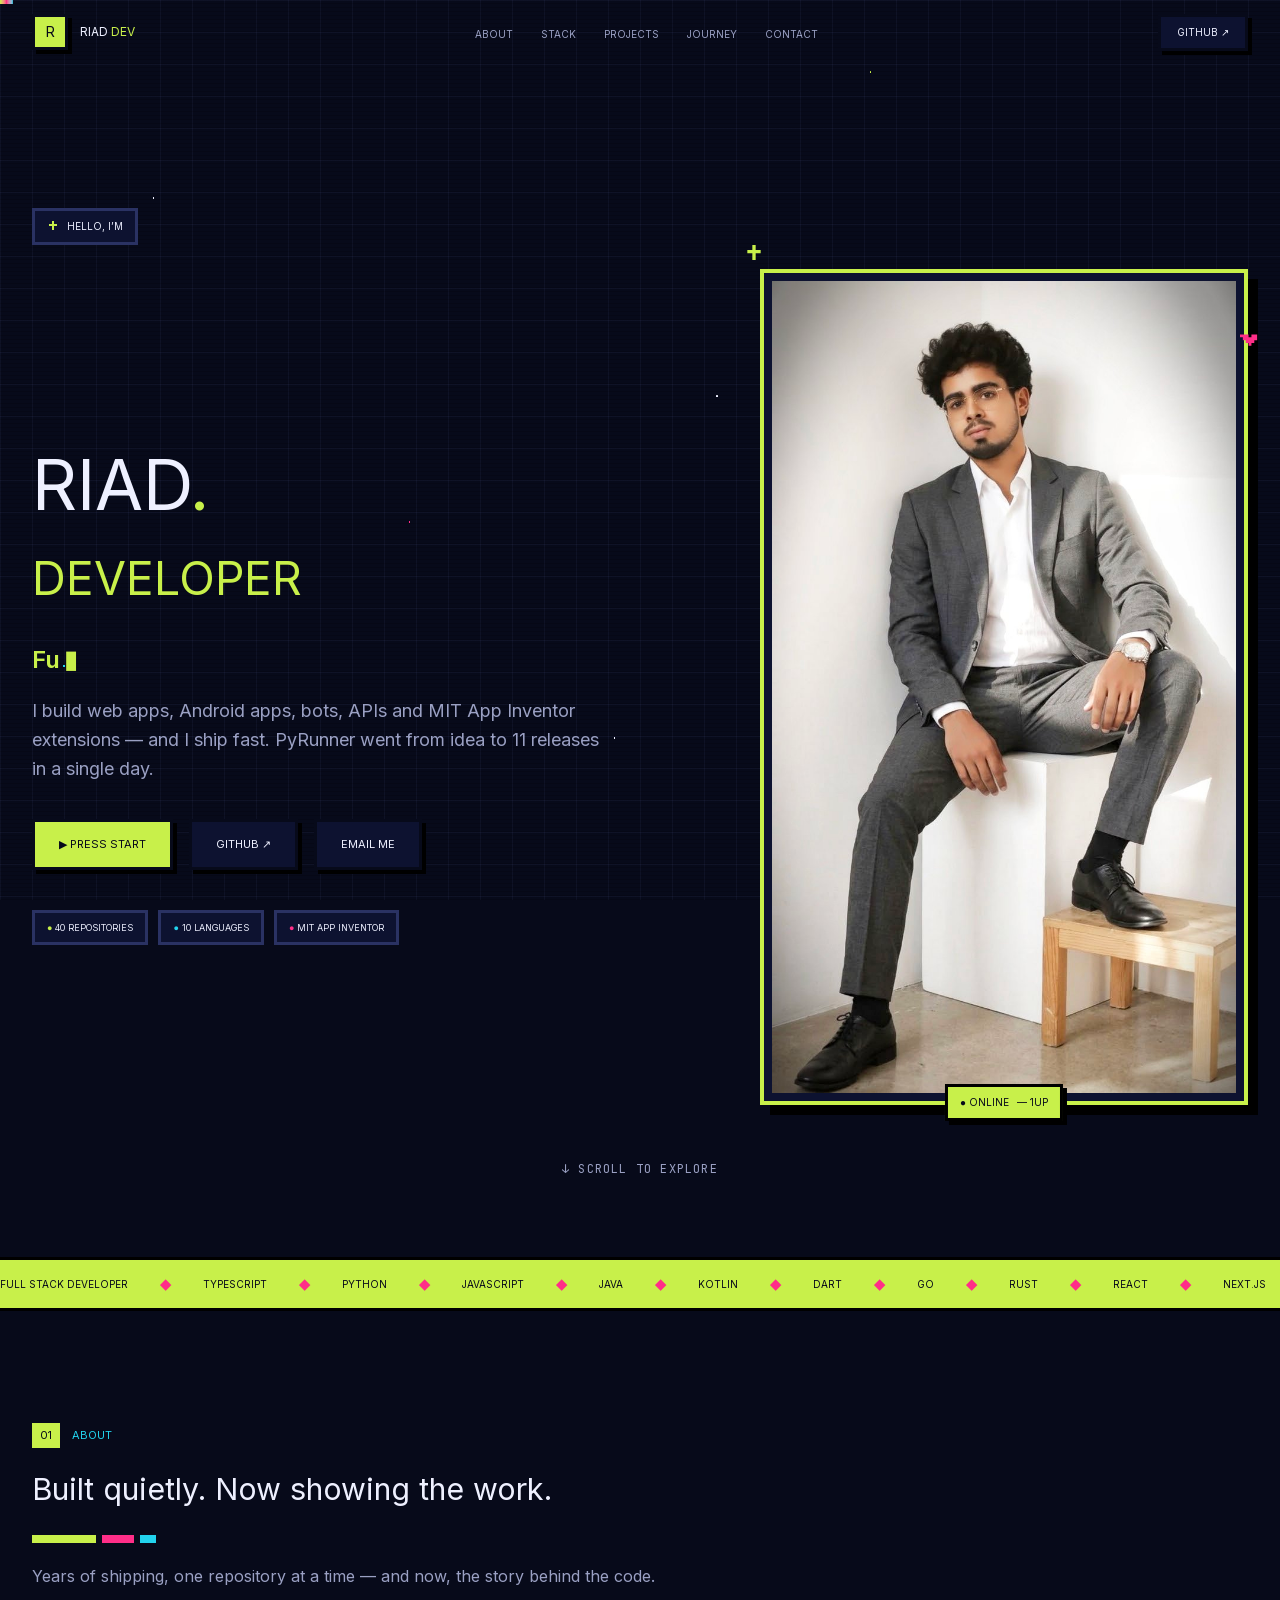
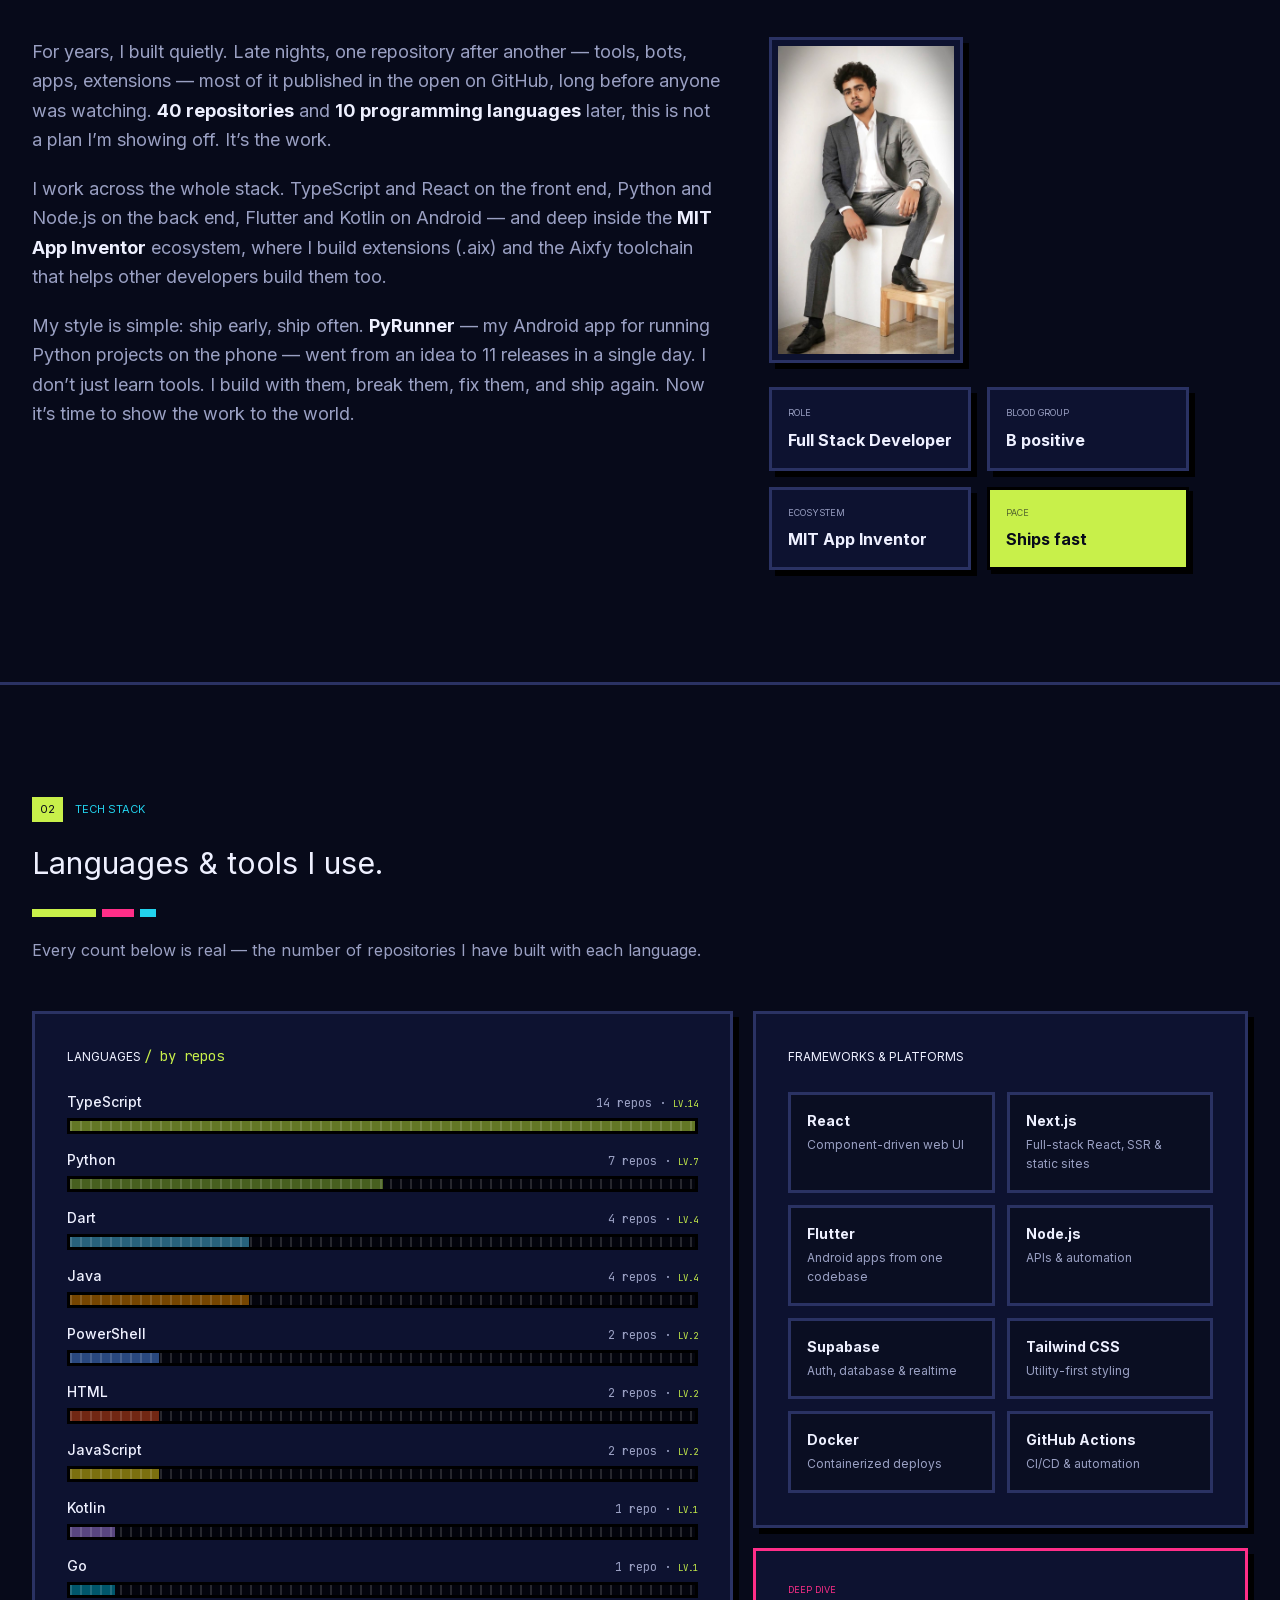
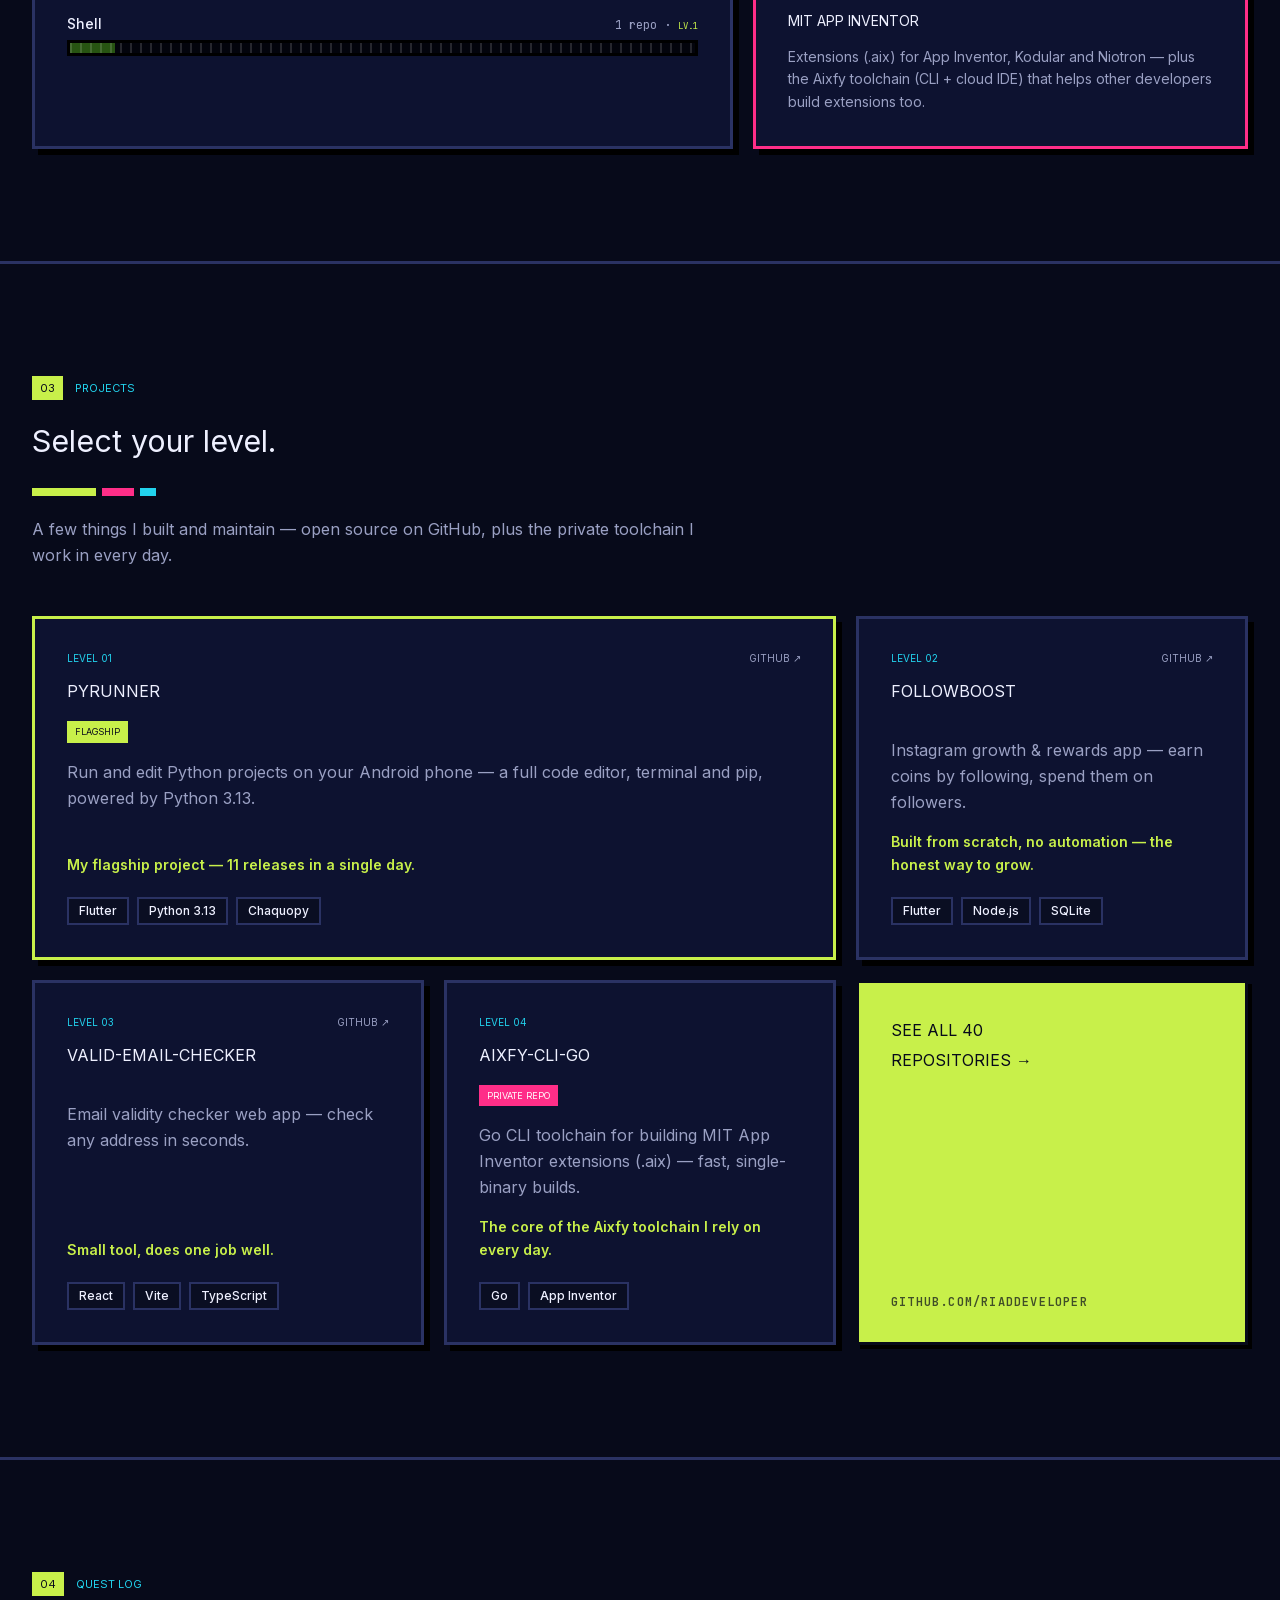
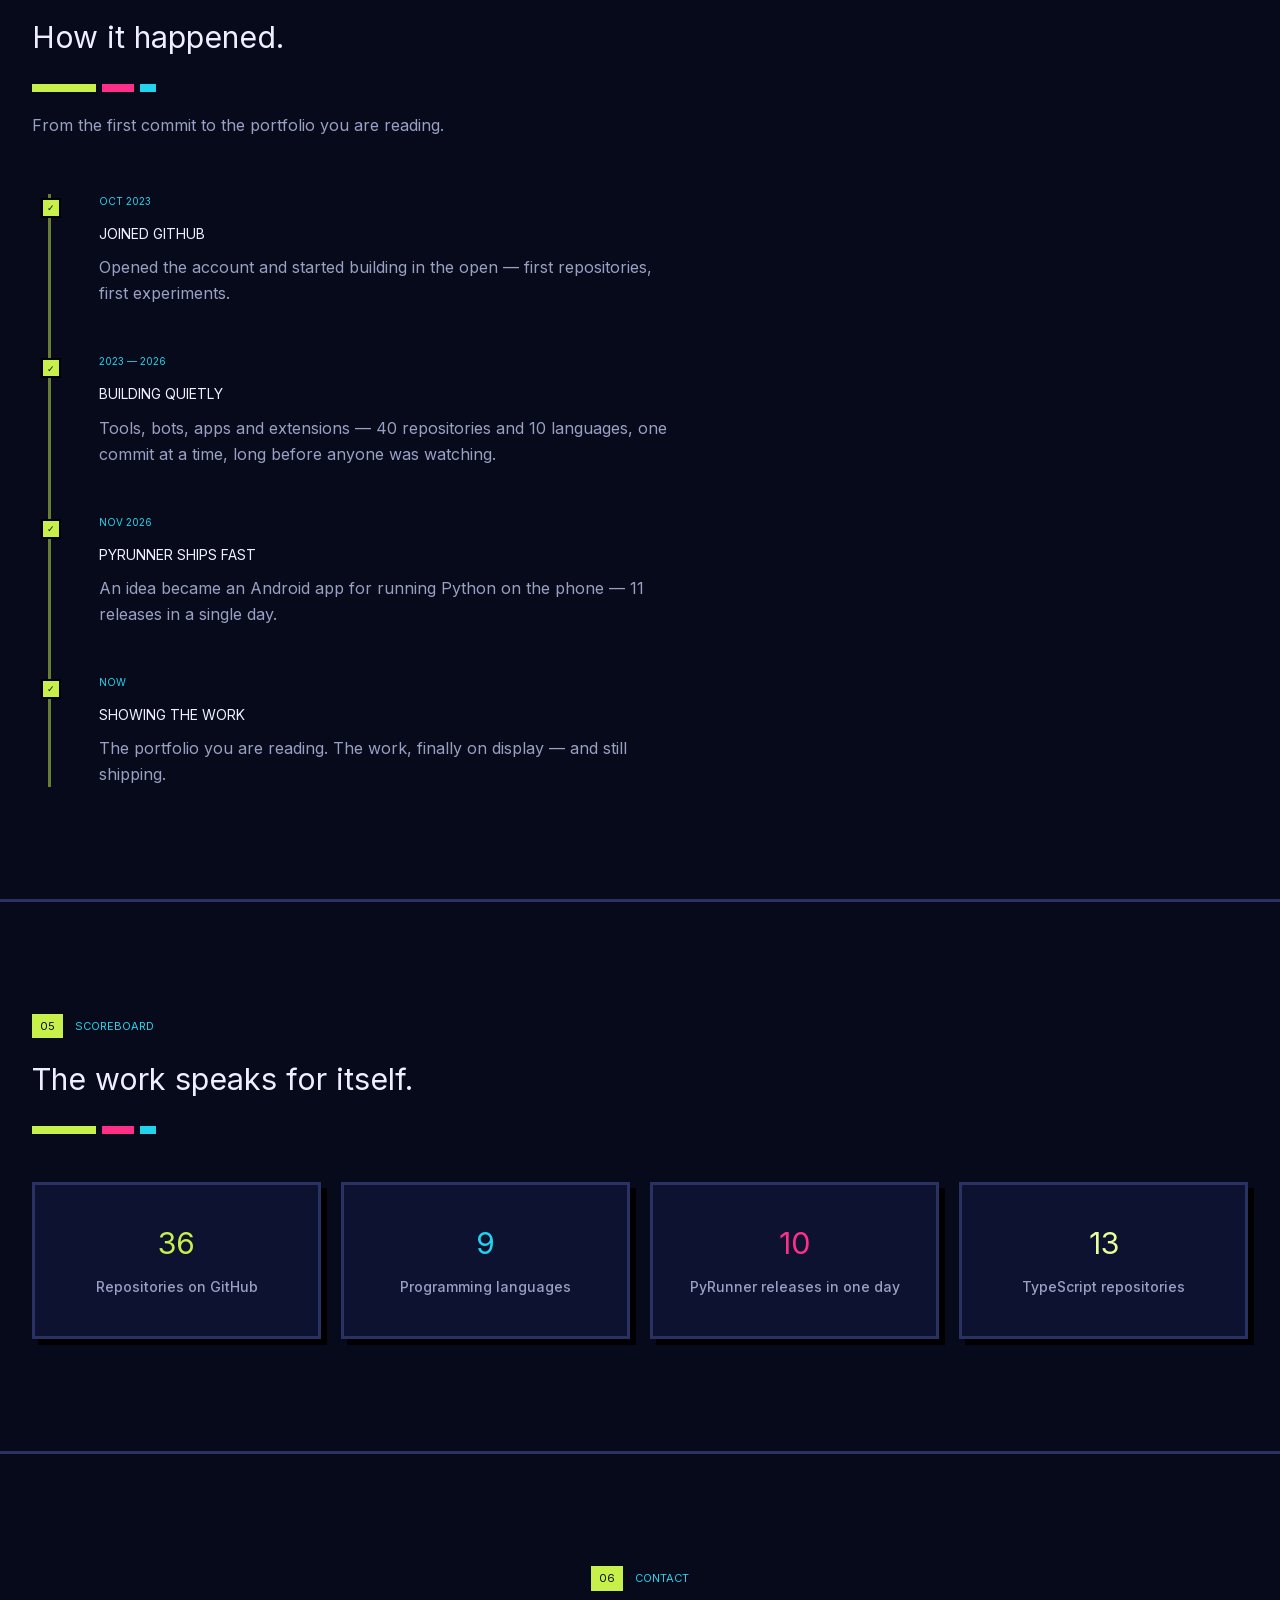
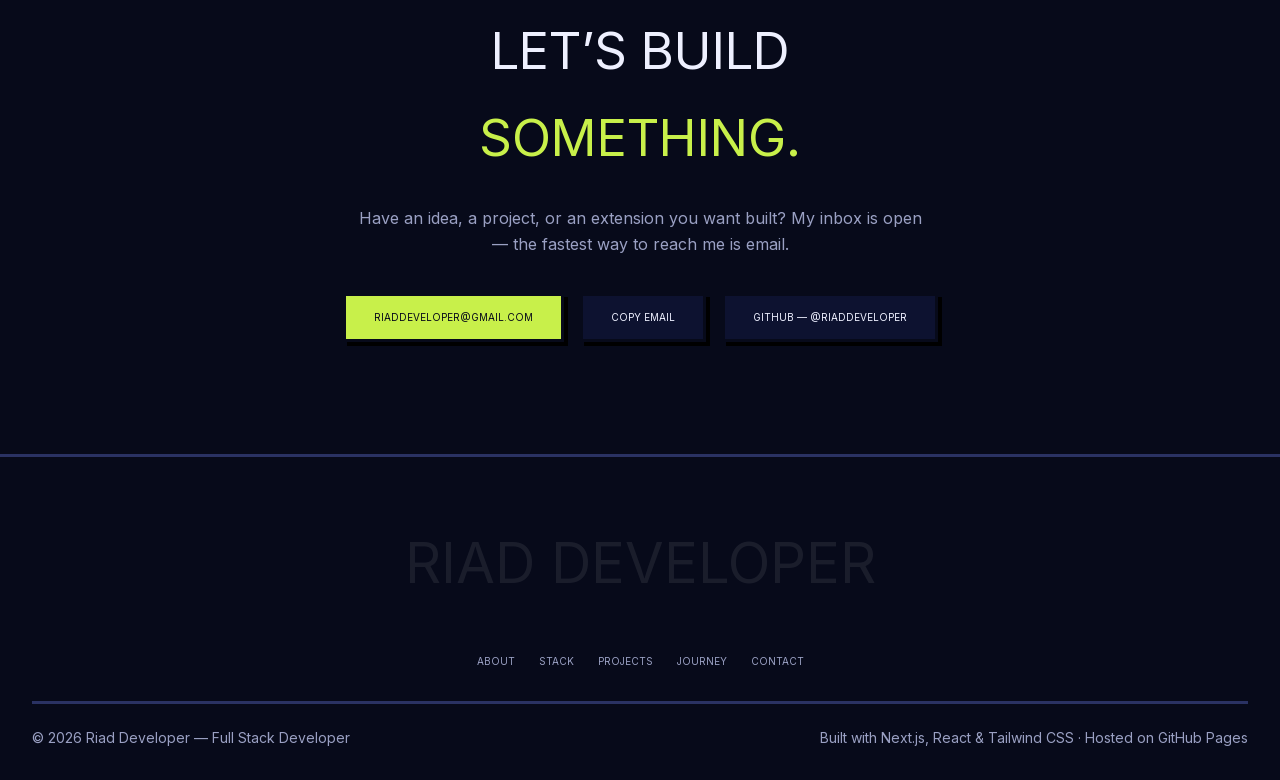
<file: index.html>
<!DOCTYPE html><html lang="en" class="scroll-smooth"><head><meta charSet="utf-8"/><meta name="viewport" content="width=device-width, initial-scale=1"/><link rel="preload" href="/_next/static/media/0461c21301ee96b8-s.p.0fxeqrss3ag9h.woff2" as="font" crossorigin="" type="font/woff2"/><link rel="preload" href="/_next/static/media/07c7676b89ed2778-s.p.2bn3s6zvc0dyp.woff2" as="font" crossorigin="" type="font/woff2"/><link rel="preload" href="/_next/static/media/9a321a2c78eff0b5-s.p.1bkzbscqrt8rl.woff2" as="font" crossorigin="" type="font/woff2"/><link rel="preload" as="image" href="/riad-developer.jpg"/><link rel="stylesheet" href="/_next/static/chunks/35i20x-ph3g0b.css" data-precedence="next"/><link rel="preload" as="script" fetchPriority="low" href="/_next/static/chunks/0j1we3cwg31qe.js"/><script src="/_next/static/chunks/1cuyxw6v18rxx.js" async=""></script><script src="/_next/static/chunks/2olo2e9e-_esu.js" async=""></script><script src="/_next/static/chunks/turbopack-2u1d16houkiyo.js" async=""></script><script src="/_next/static/chunks/1ua2kfq9s-me6.js" async=""></script><script src="/_next/static/chunks/3zbzztkz0t59d.js" async=""></script><title>Riad Developer — Full Stack Developer</title><meta name="description" content="Riad Developer is a full stack developer building web apps, Android apps, bots, APIs and MIT App Inventor extensions. 40 repositories across 10 programming languages — TypeScript, Python, JavaScript, Java, Kotlin, Dart and more. His Android app PyRunner went from idea to 11 releases in a single day."/><link rel="author" href="https://riaddeveloper.is-a-good.dev"/><meta name="author" content="Riad Developer"/><meta name="keywords" content="Riad Developer,RiadDeveloper,Full Stack Developer,MIT App Inventor,PyRunner,TypeScript,Python,Flutter,Next.js,React,Android developer,portfolio"/><meta name="creator" content="Riad Developer"/><meta name="publisher" content="Riad Developer"/><meta name="robots" content="index, follow"/><meta name="googlebot" content="index, follow, max-video-preview:-1, max-image-preview:large, max-snippet:-1"/><link rel="canonical" href="https://riaddeveloper.is-a-good.dev"/><meta property="og:title" content="Riad Developer — Full Stack Developer"/><meta property="og:description" content="Riad Developer is a full stack developer building web apps, Android apps, bots, APIs and MIT App Inventor extensions. 40 repositories across 10 programming languages — TypeScript, Python, JavaScript, Java, Kotlin, Dart and more. His Android app PyRunner went from idea to 11 releases in a single day."/><meta property="og:url" content="https://riaddeveloper.is-a-good.dev"/><meta property="og:site_name" content="Riad Developer"/><meta property="og:locale" content="en_US"/><meta property="og:image" content="https://riaddeveloper.is-a-good.dev/opengraph-image.png"/><meta property="og:image:width" content="1200"/><meta property="og:image:height" content="630"/><meta property="og:image:alt" content="Riad Developer — Full Stack Developer"/><meta property="og:type" content="website"/><meta name="twitter:card" content="summary_large_image"/><meta name="twitter:title" content="Riad Developer — Full Stack Developer"/><meta name="twitter:description" content="Riad Developer is a full stack developer building web apps, Android apps, bots, APIs and MIT App Inventor extensions. 40 repositories across 10 programming languages — TypeScript, Python, JavaScript, Java, Kotlin, Dart and more. His Android app PyRunner went from idea to 11 releases in a single day."/><meta name="twitter:image" content="https://riaddeveloper.is-a-good.dev/opengraph-image.png"/><link rel="icon" href="/icon.svg?icon.22h28qku3hwwm.svg" sizes="any" type="image/svg+xml"/><meta name="next-size-adjust" content=""/><script src="/_next/static/chunks/0cz1d0mv5g_q7.js" noModule=""></script></head><body class="ZFFO2W_variable vkatEq_variable dN_niq_variable bg-ink font-sans text-paper antialiased"><div hidden=""><!--$--><!--/$--></div><script type="application/ld+json">{"@context":"https://schema.org","@type":"Person","name":"Riad Developer","alternateName":"RiadDeveloper","jobTitle":"Full Stack Developer","description":"Full stack developer building web apps, Android apps, bots, APIs and MIT App Inventor extensions. Known for shipping fast — PyRunner, his Android app for running Python projects on the phone, went from idea to 11 releases in a single day.","url":"https://riaddeveloper.is-a-good.dev/","image":"https://riaddeveloper.is-a-good.dev/riad-developer.jpg","email":"mailto:riaddeveloperr@gmail.com","sameAs":["https://github.com/RiadDeveloper","https://riaddeveloper.is-a-good.dev"],"knowsAbout":["TypeScript","Python","JavaScript","Java","Kotlin","Dart","Go","Rust","C#","PHP","React","Next.js","Flutter","Node.js","Supabase","Tailwind CSS","Docker","GitHub Actions","MIT App Inventor","Android development","Web development","API development"]}</script><div id="top" class="relative min-h-screen bg-ink pt-16"><div aria-hidden="true" class="pixel-fixed"><div class="pixel-grid"></div><div class="pixel-stars"></div><div class="pixel-scanlines"></div></div><div aria-hidden="true" class="fixed inset-x-0 top-0 z-[70] h-1 origin-left bg-gradient-to-r from-accent via-magenta to-cyan" style="transform:scaleX(0)"></div><header class="fixed inset-x-0 top-0 z-50 border-b-[3px] transition-colors border-transparent bg-transparent" style="opacity:0;transform:translateY(-60px)"><nav class="mx-auto flex h-16 max-w-7xl items-center justify-between px-5 sm:px-8" aria-label="Main navigation"><a href="#top" class="flex items-center gap-3" aria-label="Riad Developer — home"><span class="pixel-btn flex h-9 w-9 items-center justify-center bg-accent font-display text-sm text-ink">R</span><span class="font-display text-[11px] leading-relaxed text-paper sm:text-xs">RIAD <span class="text-accent">DEV</span></span></a><ul class="hidden items-center gap-7 md:flex"><li><a href="#about" class="font-display text-[10px] text-muted transition-colors hover:text-accent">ABOUT</a></li><li><a href="#stack" class="font-display text-[10px] text-muted transition-colors hover:text-accent">STACK</a></li><li><a href="#projects" class="font-display text-[10px] text-muted transition-colors hover:text-accent">PROJECTS</a></li><li><a href="#journey" class="font-display text-[10px] text-muted transition-colors hover:text-accent">JOURNEY</a></li><li><a href="#contact" class="font-display text-[10px] text-muted transition-colors hover:text-accent">CONTACT</a></li></ul><div class="flex items-center gap-3"><a href="https://github.com/RiadDeveloper" target="_blank" rel="noopener noreferrer" class="pixel-btn hidden bg-panel px-4 py-2 font-display text-[10px] text-paper transition-colors hover:text-accent sm:block">GITHUB ↗</a><button type="button" aria-expanded="false" aria-controls="mobile-menu" aria-label="Open menu" class="pixel-btn flex h-10 w-10 items-center justify-center bg-panel font-display text-xs text-paper md:hidden">☰</button></div></nav></header><div class="relative z-10"><main><section class="relative overflow-hidden pt-28 pb-16 sm:pt-36 lg:pb-20" aria-label="Introduction"><div class="relative mx-auto max-w-7xl px-5 sm:px-8"><p class="mb-6 inline-flex items-center gap-2 border-[3px] border-line bg-panel px-3 py-2 font-display text-[10px] text-paper" style="opacity:0;transform:translateY(20px)"><svg aria-hidden="true" viewBox="0 0 12 12" class="h-3 w-3 text-accent" fill="currentColor"><path d="M5 0h2v3h3v2H7v2H5V5H2V3h3V0z M5 7h2v2H5V7z"></path></svg> HELLO, I’M</p><div class="grid items-center gap-12 lg:grid-cols-12 lg:gap-8"><div class="min-w-0 lg:col-span-7"><h1 class="font-display leading-[1.6]" style="opacity:0;transform:translateY(24px)"><span class="block text-[clamp(1.7rem,9vw,4.4rem)] text-paper">RIAD<span class="text-accent">.</span></span><span class="block text-[clamp(1.1rem,6vw,2.9rem)] text-accent">DEVELOPER</span></h1><p class="mt-7 min-h-8 text-base text-paper sm:text-xl lg:text-2xl" style="opacity:0;transform:translateY(24px)"><span class="typing-caret font-semibold text-accent" aria-label="Full Stack Developer"></span></p><p class="mt-5 max-w-xl text-base leading-relaxed text-muted sm:text-lg" style="opacity:0;transform:translateY(24px)">I build web apps, Android apps, bots, APIs and MIT App Inventor extensions — and I ship fast. PyRunner went from idea to 11 releases in a single day.</p><div class="mt-9 flex flex-wrap items-center gap-3 sm:gap-4" style="opacity:0;transform:translateY(24px)"><div style="transform:none"><a href="#projects" class="pixel-btn inline-block bg-accent px-6 py-3.5 font-display text-[11px] text-ink">▶ PRESS START</a></div><div style="transform:none"><a href="https://github.com/RiadDeveloper" target="_blank" rel="noopener noreferrer" class="pixel-btn inline-block bg-panel px-6 py-3.5 font-display text-[11px] text-paper transition-colors hover:text-accent">GITHUB ↗</a></div><div style="transform:none"><a href="mailto:riaddeveloperr@gmail.com" class="pixel-btn inline-block bg-panel px-6 py-3.5 font-display text-[11px] text-paper transition-colors hover:text-accent">EMAIL ME</a></div></div><div class="mt-10 flex flex-wrap gap-2.5" style="opacity:0"><span class="border-[3px] border-line bg-panel px-3 py-2 font-display text-[9px] text-paper"><span class="text-accent">●</span> 40 REPOSITORIES</span><span class="border-[3px] border-line bg-panel px-3 py-2 font-display text-[9px] text-paper"><span class="text-cyan">●</span> 10 LANGUAGES</span><span class="border-[3px] border-line bg-panel px-3 py-2 font-display text-[9px] text-paper"><span class="text-magenta">●</span> MIT APP INVENTOR</span></div></div><div class="relative mx-auto w-full min-w-0 max-w-[300px] sm:max-w-[340px] lg:col-span-5 lg:max-w-none" style="opacity:0;transform:translateY(32px) scale(0.97)"><svg aria-hidden="true" viewBox="0 0 12 12" class="animate-float-slow pointer-events-none absolute -top-6 -left-4 z-10 h-5 w-5 text-accent" fill="currentColor"><path d="M5 0h2v3h3v2H7v2H5V5H2V3h3V0z M5 7h2v2H5V7z"></path></svg><svg aria-hidden="true" viewBox="0 0 14 12" class="animate-float-slow pointer-events-none absolute -right-3 top-16 z-10 h-5 w-5 text-magenta" fill="currentColor"><path d="M2 0h4v2h2V0h4v4H10v2H8v2H6V6H4V4H2V2H0V0h2z"></path></svg><div class="relative border-4 border-accent bg-panel p-2 shadow-[10px_10px_0_#000]"><img src="/riad-developer.jpg" alt="Portrait of Riad Developer, a full stack developer, in a grey suit" width="784" height="1372" class="block h-auto w-full max-w-full object-cover" loading="eager"/></div><div class="absolute -bottom-4 left-1/2 flex -translate-x-1/2 items-center gap-2 border-[3px] border-black bg-accent px-3 py-2 whitespace-nowrap shadow-[4px_4px_0_#000]"><span class="animate-hard-blink font-display text-[10px] text-ink">● ONLINE</span><span class="font-display text-[10px] text-ink">— 1UP</span></div></div></div><p class="mt-14 hidden justify-center font-mono text-xs tracking-widest text-muted uppercase sm:flex" aria-hidden="true" style="opacity:0"><span class="animate-bounce-soft inline-block">↓</span> Scroll to explore</p></div></section><div class="relative overflow-hidden border-y-[3px] border-black bg-accent py-3.5" aria-hidden="true"><div class="animate-marquee flex w-max items-center gap-8"><span class="flex items-center gap-8"><span class="font-display text-[10px] whitespace-nowrap text-ink uppercase">Full Stack Developer</span><span class="text-sm font-bold text-magenta">◆</span></span><span class="flex items-center gap-8"><span class="font-display text-[10px] whitespace-nowrap text-ink uppercase">TypeScript</span><span class="text-sm font-bold text-magenta">◆</span></span><span class="flex items-center gap-8"><span class="font-display text-[10px] whitespace-nowrap text-ink uppercase">Python</span><span class="text-sm font-bold text-magenta">◆</span></span><span class="flex items-center gap-8"><span class="font-display text-[10px] whitespace-nowrap text-ink uppercase">JavaScript</span><span class="text-sm font-bold text-magenta">◆</span></span><span class="flex items-center gap-8"><span class="font-display text-[10px] whitespace-nowrap text-ink uppercase">Java</span><span class="text-sm font-bold text-magenta">◆</span></span><span class="flex items-center gap-8"><span class="font-display text-[10px] whitespace-nowrap text-ink uppercase">Kotlin</span><span class="text-sm font-bold text-magenta">◆</span></span><span class="flex items-center gap-8"><span class="font-display text-[10px] whitespace-nowrap text-ink uppercase">Dart</span><span class="text-sm font-bold text-magenta">◆</span></span><span class="flex items-center gap-8"><span class="font-display text-[10px] whitespace-nowrap text-ink uppercase">Go</span><span class="text-sm font-bold text-magenta">◆</span></span><span class="flex items-center gap-8"><span class="font-display text-[10px] whitespace-nowrap text-ink uppercase">Rust</span><span class="text-sm font-bold text-magenta">◆</span></span><span class="flex items-center gap-8"><span class="font-display text-[10px] whitespace-nowrap text-ink uppercase">React</span><span class="text-sm font-bold text-magenta">◆</span></span><span class="flex items-center gap-8"><span class="font-display text-[10px] whitespace-nowrap text-ink uppercase">Next.js</span><span class="text-sm font-bold text-magenta">◆</span></span><span class="flex items-center gap-8"><span class="font-display text-[10px] whitespace-nowrap text-ink uppercase">Flutter</span><span class="text-sm font-bold text-magenta">◆</span></span><span class="flex items-center gap-8"><span class="font-display text-[10px] whitespace-nowrap text-ink uppercase">Node.js</span><span class="text-sm font-bold text-magenta">◆</span></span><span class="flex items-center gap-8"><span class="font-display text-[10px] whitespace-nowrap text-ink uppercase">Supabase</span><span class="text-sm font-bold text-magenta">◆</span></span><span class="flex items-center gap-8"><span class="font-display text-[10px] whitespace-nowrap text-ink uppercase">Tailwind CSS</span><span class="text-sm font-bold text-magenta">◆</span></span><span class="flex items-center gap-8"><span class="font-display text-[10px] whitespace-nowrap text-ink uppercase">Docker</span><span class="text-sm font-bold text-magenta">◆</span></span><span class="flex items-center gap-8"><span class="font-display text-[10px] whitespace-nowrap text-ink uppercase">GitHub Actions</span><span class="text-sm font-bold text-magenta">◆</span></span><span class="flex items-center gap-8"><span class="font-display text-[10px] whitespace-nowrap text-ink uppercase">MIT App Inventor</span><span class="text-sm font-bold text-magenta">◆</span></span><span class="flex items-center gap-8"><span class="font-display text-[10px] whitespace-nowrap text-ink uppercase">Full Stack Developer</span><span class="text-sm font-bold text-magenta">◆</span></span><span class="flex items-center gap-8"><span class="font-display text-[10px] whitespace-nowrap text-ink uppercase">TypeScript</span><span class="text-sm font-bold text-magenta">◆</span></span><span class="flex items-center gap-8"><span class="font-display text-[10px] whitespace-nowrap text-ink uppercase">Python</span><span class="text-sm font-bold text-magenta">◆</span></span><span class="flex items-center gap-8"><span class="font-display text-[10px] whitespace-nowrap text-ink uppercase">JavaScript</span><span class="text-sm font-bold text-magenta">◆</span></span><span class="flex items-center gap-8"><span class="font-display text-[10px] whitespace-nowrap text-ink uppercase">Java</span><span class="text-sm font-bold text-magenta">◆</span></span><span class="flex items-center gap-8"><span class="font-display text-[10px] whitespace-nowrap text-ink uppercase">Kotlin</span><span class="text-sm font-bold text-magenta">◆</span></span><span class="flex items-center gap-8"><span class="font-display text-[10px] whitespace-nowrap text-ink uppercase">Dart</span><span class="text-sm font-bold text-magenta">◆</span></span><span class="flex items-center gap-8"><span class="font-display text-[10px] whitespace-nowrap text-ink uppercase">Go</span><span class="text-sm font-bold text-magenta">◆</span></span><span class="flex items-center gap-8"><span class="font-display text-[10px] whitespace-nowrap text-ink uppercase">Rust</span><span class="text-sm font-bold text-magenta">◆</span></span><span class="flex items-center gap-8"><span class="font-display text-[10px] whitespace-nowrap text-ink uppercase">React</span><span class="text-sm font-bold text-magenta">◆</span></span><span class="flex items-center gap-8"><span class="font-display text-[10px] whitespace-nowrap text-ink uppercase">Next.js</span><span class="text-sm font-bold text-magenta">◆</span></span><span class="flex items-center gap-8"><span class="font-display text-[10px] whitespace-nowrap text-ink uppercase">Flutter</span><span class="text-sm font-bold text-magenta">◆</span></span><span class="flex items-center gap-8"><span class="font-display text-[10px] whitespace-nowrap text-ink uppercase">Node.js</span><span class="text-sm font-bold text-magenta">◆</span></span><span class="flex items-center gap-8"><span class="font-display text-[10px] whitespace-nowrap text-ink uppercase">Supabase</span><span class="text-sm font-bold text-magenta">◆</span></span><span class="flex items-center gap-8"><span class="font-display text-[10px] whitespace-nowrap text-ink uppercase">Tailwind CSS</span><span class="text-sm font-bold text-magenta">◆</span></span><span class="flex items-center gap-8"><span class="font-display text-[10px] whitespace-nowrap text-ink uppercase">Docker</span><span class="text-sm font-bold text-magenta">◆</span></span><span class="flex items-center gap-8"><span class="font-display text-[10px] whitespace-nowrap text-ink uppercase">GitHub Actions</span><span class="text-sm font-bold text-magenta">◆</span></span><span class="flex items-center gap-8"><span class="font-display text-[10px] whitespace-nowrap text-ink uppercase">MIT App Inventor</span><span class="text-sm font-bold text-magenta">◆</span></span></div></div><section id="about" aria-labelledby="about-heading" class="scroll-mt-24 py-20 sm:py-28"><div class="mx-auto max-w-7xl px-5 sm:px-8"><div style="opacity:0;transform:translateY(28px)"><p class="mb-4 flex flex-wrap items-baseline gap-3 font-display text-[10px] sm:text-[11px]"><span class="bg-accent px-2 py-1 text-ink">01</span><span class="text-cyan">ABOUT</span></p><h2 class="max-w-3xl font-display text-[clamp(1rem,4.5vw,1.9rem)] leading-[1.7] text-paper">Built quietly. Now showing the work.</h2><div aria-hidden="true" class="mt-5 flex gap-1.5"><span class="h-2 w-16 bg-accent"></span><span class="h-2 w-8 bg-magenta"></span><span class="h-2 w-4 bg-cyan"></span></div><p class="mt-5 max-w-2xl text-base leading-relaxed text-muted">Years of shipping, one repository at a time — and now, the story behind the code.</p></div><div class="mt-12 grid gap-10 lg:grid-cols-12 lg:gap-12"><div class="min-w-0 lg:col-span-7" style="opacity:0;transform:translateY(28px)"><div class="space-y-5 text-base leading-relaxed text-muted sm:text-lg sm:leading-relaxed"><p>For years, I built quietly. Late nights, one repository after another — tools, bots, apps, extensions — most of it published in the open on GitHub, long before anyone was watching.<!-- --> <strong class="text-paper">40 repositories</strong> <!-- -->and <strong class="text-paper">10 programming languages</strong> <!-- -->later, this is not a plan I’m showing off. It’s the work.</p><p>I work across the whole stack. TypeScript and React on the front end, Python and Node.js on the back end, Flutter and Kotlin on Android — and deep inside the<!-- --> <strong class="text-paper">MIT App Inventor</strong> <!-- -->ecosystem, where I build extensions (.aix) and the Aixfy toolchain that helps other developers build them too.</p><p>My style is simple: ship early, ship often.<!-- --> <strong class="text-paper">PyRunner</strong> — my Android app for running Python projects on the phone — went from an idea to 11 releases in a single day. I don’t just learn tools. I build with them, break them, fix them, and ship again. Now it’s time to show the work to the world.</p></div></div><div class="min-w-0 lg:col-span-5" style="opacity:0;transform:translateY(28px)"><div class="flex flex-col gap-6 sm:flex-row sm:items-start lg:flex-col"><div class="relative shrink-0"><div class="border-[3px] border-line bg-panel p-1.5 shadow-[6px_6px_0_#000]"><img src="/riad-developer.jpg" alt="Riad Developer, full stack developer" width="784" height="1372" loading="lazy" class="block h-auto w-36 object-cover sm:w-44"/></div></div><dl class="grid min-w-0 flex-1 grid-cols-2 gap-4"><div class="min-w-0 p-4 transition-colors pixel-panel hover:border-accent"><dt class="font-display text-[9px] uppercase text-muted">ROLE</dt><dd class="mt-2 text-base font-bold break-words text-paper">Full Stack Developer</dd></div><div class="min-w-0 p-4 transition-colors pixel-panel hover:border-accent"><dt class="font-display text-[9px] uppercase text-muted">BLOOD GROUP</dt><dd class="mt-2 text-base font-bold break-words text-paper">B positive</dd></div><div class="min-w-0 p-4 transition-colors pixel-panel hover:border-accent"><dt class="font-display text-[9px] uppercase text-muted">ECOSYSTEM</dt><dd class="mt-2 text-base font-bold break-words text-paper">MIT App Inventor</dd></div><div class="min-w-0 p-4 transition-colors border-[3px] border-black bg-accent text-ink shadow-[4px_4px_0_#000]"><dt class="font-display text-[9px] uppercase text-ink/60">PACE</dt><dd class="mt-2 text-base font-bold break-words text-ink">Ships fast</dd></div></dl></div></div></div></div></section><section id="stack" aria-labelledby="stack-heading" class="scroll-mt-24 border-t-[3px] border-line py-20 sm:py-28"><div class="mx-auto max-w-7xl px-5 sm:px-8"><div style="opacity:0;transform:translateY(28px)"><p class="mb-4 flex flex-wrap items-baseline gap-3 font-display text-[10px] sm:text-[11px]"><span class="bg-accent px-2 py-1 text-ink">02</span><span class="text-cyan">TECH STACK</span></p><h2 class="max-w-3xl font-display text-[clamp(1rem,4.5vw,1.9rem)] leading-[1.7] text-paper">Languages &amp; tools I use.</h2><div aria-hidden="true" class="mt-5 flex gap-1.5"><span class="h-2 w-16 bg-accent"></span><span class="h-2 w-8 bg-magenta"></span><span class="h-2 w-4 bg-cyan"></span></div><p class="mt-5 max-w-2xl text-base leading-relaxed text-muted">Every count below is real — the number of repositories I have built with each language.</p></div><div class="mt-12 grid gap-5 lg:grid-cols-12"><div class="min-w-0 lg:col-span-7" style="opacity:0;transform:translateY(28px)"><div class="pixel-panel h-full p-6 sm:p-8"><h3 class="mb-6 font-display text-[11px] leading-[1.8] text-paper sm:text-xs">LANGUAGES <span class="font-mono text-sm font-normal text-accent">/ by repos</span></h3><ul class="space-y-4"><li class="min-w-0"><div class="mb-1.5 flex items-baseline justify-between gap-3 text-sm"><span class="font-medium text-paper">TypeScript</span><span class="shrink-0 font-mono text-xs text-muted">14<!-- --> <!-- -->repos<!-- --> ·<!-- --> <span class="font-display text-[9px] text-accent">LV.<!-- -->14</span></span></div><div><span class="sr-only">TypeScript<!-- -->: <!-- -->14<!-- --> repositories, level <!-- -->14</span><div class="relative h-4 overflow-hidden border-[3px] border-black bg-black/50" aria-hidden="true"><div class="h-full" style="background-color:#C8F04A;width:0px"></div><div class="xp-bar absolute inset-0"></div></div></div></li><li class="min-w-0"><div class="mb-1.5 flex items-baseline justify-between gap-3 text-sm"><span class="font-medium text-paper">Python</span><span class="shrink-0 font-mono text-xs text-muted">7<!-- --> <!-- -->repos<!-- --> ·<!-- --> <span class="font-display text-[9px] text-accent">LV.<!-- -->7</span></span></div><div><span class="sr-only">Python<!-- -->: <!-- -->7<!-- --> repositories, level <!-- -->7</span><div class="relative h-4 overflow-hidden border-[3px] border-black bg-black/50" aria-hidden="true"><div class="h-full" style="background-color:#8FBF3F;width:0px"></div><div class="xp-bar absolute inset-0"></div></div></div></li><li class="min-w-0"><div class="mb-1.5 flex items-baseline justify-between gap-3 text-sm"><span class="font-medium text-paper">Dart</span><span class="shrink-0 font-mono text-xs text-muted">4<!-- --> <!-- -->repos<!-- --> ·<!-- --> <span class="font-display text-[9px] text-accent">LV.<!-- -->4</span></span></div><div><span class="sr-only">Dart<!-- -->: <!-- -->4<!-- --> repositories, level <!-- -->4</span><div class="relative h-4 overflow-hidden border-[3px] border-black bg-black/50" aria-hidden="true"><div class="h-full" style="background-color:#4FC3F7;width:0px"></div><div class="xp-bar absolute inset-0"></div></div></div></li><li class="min-w-0"><div class="mb-1.5 flex items-baseline justify-between gap-3 text-sm"><span class="font-medium text-paper">Java</span><span class="shrink-0 font-mono text-xs text-muted">4<!-- --> <!-- -->repos<!-- --> ·<!-- --> <span class="font-display text-[9px] text-accent">LV.<!-- -->4</span></span></div><div><span class="sr-only">Java<!-- -->: <!-- -->4<!-- --> repositories, level <!-- -->4</span><div class="relative h-4 overflow-hidden border-[3px] border-black bg-black/50" aria-hidden="true"><div class="h-full" style="background-color:#ED8B00;width:0px"></div><div class="xp-bar absolute inset-0"></div></div></div></li><li class="min-w-0"><div class="mb-1.5 flex items-baseline justify-between gap-3 text-sm"><span class="font-medium text-paper">PowerShell</span><span class="shrink-0 font-mono text-xs text-muted">2<!-- --> <!-- -->repos<!-- --> ·<!-- --> <span class="font-display text-[9px] text-accent">LV.<!-- -->2</span></span></div><div><span class="sr-only">PowerShell<!-- -->: <!-- -->2<!-- --> repositories, level <!-- -->2</span><div class="relative h-4 overflow-hidden border-[3px] border-black bg-black/50" aria-hidden="true"><div class="h-full" style="background-color:#5391FE;width:0px"></div><div class="xp-bar absolute inset-0"></div></div></div></li><li class="min-w-0"><div class="mb-1.5 flex items-baseline justify-between gap-3 text-sm"><span class="font-medium text-paper">HTML</span><span class="shrink-0 font-mono text-xs text-muted">2<!-- --> <!-- -->repos<!-- --> ·<!-- --> <span class="font-display text-[9px] text-accent">LV.<!-- -->2</span></span></div><div><span class="sr-only">HTML<!-- -->: <!-- -->2<!-- --> repositories, level <!-- -->2</span><div class="relative h-4 overflow-hidden border-[3px] border-black bg-black/50" aria-hidden="true"><div class="h-full" style="background-color:#E34F26;width:0px"></div><div class="xp-bar absolute inset-0"></div></div></div></li><li class="min-w-0"><div class="mb-1.5 flex items-baseline justify-between gap-3 text-sm"><span class="font-medium text-paper">JavaScript</span><span class="shrink-0 font-mono text-xs text-muted">2<!-- --> <!-- -->repos<!-- --> ·<!-- --> <span class="font-display text-[9px] text-accent">LV.<!-- -->2</span></span></div><div><span class="sr-only">JavaScript<!-- -->: <!-- -->2<!-- --> repositories, level <!-- -->2</span><div class="relative h-4 overflow-hidden border-[3px] border-black bg-black/50" aria-hidden="true"><div class="h-full" style="background-color:#F7DF1E;width:0px"></div><div class="xp-bar absolute inset-0"></div></div></div></li><li class="min-w-0"><div class="mb-1.5 flex items-baseline justify-between gap-3 text-sm"><span class="font-medium text-paper">Kotlin</span><span class="shrink-0 font-mono text-xs text-muted">1<!-- --> <!-- -->repo<!-- --> ·<!-- --> <span class="font-display text-[9px] text-accent">LV.<!-- -->1</span></span></div><div><span class="sr-only">Kotlin<!-- -->: <!-- -->1<!-- --> repositories, level <!-- -->1</span><div class="relative h-4 overflow-hidden border-[3px] border-black bg-black/50" aria-hidden="true"><div class="h-full" style="background-color:#B18CFF;width:0px"></div><div class="xp-bar absolute inset-0"></div></div></div></li><li class="min-w-0"><div class="mb-1.5 flex items-baseline justify-between gap-3 text-sm"><span class="font-medium text-paper">Go</span><span class="shrink-0 font-mono text-xs text-muted">1<!-- --> <!-- -->repo<!-- --> ·<!-- --> <span class="font-display text-[9px] text-accent">LV.<!-- -->1</span></span></div><div><span class="sr-only">Go<!-- -->: <!-- -->1<!-- --> repositories, level <!-- -->1</span><div class="relative h-4 overflow-hidden border-[3px] border-black bg-black/50" aria-hidden="true"><div class="h-full" style="background-color:#00ADD8;width:0px"></div><div class="xp-bar absolute inset-0"></div></div></div></li><li class="min-w-0"><div class="mb-1.5 flex items-baseline justify-between gap-3 text-sm"><span class="font-medium text-paper">Shell</span><span class="shrink-0 font-mono text-xs text-muted">1<!-- --> <!-- -->repo<!-- --> ·<!-- --> <span class="font-display text-[9px] text-accent">LV.<!-- -->1</span></span></div><div><span class="sr-only">Shell<!-- -->: <!-- -->1<!-- --> repositories, level <!-- -->1</span><div class="relative h-4 overflow-hidden border-[3px] border-black bg-black/50" aria-hidden="true"><div class="h-full" style="background-color:#4EAA25;width:0px"></div><div class="xp-bar absolute inset-0"></div></div></div></li></ul></div></div><div class="min-w-0 lg:col-span-5" style="opacity:0;transform:translateY(28px)"><div class="flex h-full flex-col gap-5"><div class="pixel-panel p-6 sm:p-8"><h3 class="mb-6 font-display text-[11px] leading-[1.8] text-paper sm:text-xs">FRAMEWORKS &amp; PLATFORMS</h3><ul class="grid grid-cols-2 gap-3"><li class="min-w-0 border-[3px] border-line bg-ink-2 p-4 transition-all hover:-translate-y-0.5 hover:border-accent"><p class="text-sm font-bold break-words text-paper">React</p><p class="mt-1 text-xs leading-relaxed text-muted">Component-driven web UI</p></li><li class="min-w-0 border-[3px] border-line bg-ink-2 p-4 transition-all hover:-translate-y-0.5 hover:border-accent"><p class="text-sm font-bold break-words text-paper">Next.js</p><p class="mt-1 text-xs leading-relaxed text-muted">Full-stack React, SSR &amp; static sites</p></li><li class="min-w-0 border-[3px] border-line bg-ink-2 p-4 transition-all hover:-translate-y-0.5 hover:border-accent"><p class="text-sm font-bold break-words text-paper">Flutter</p><p class="mt-1 text-xs leading-relaxed text-muted">Android apps from one codebase</p></li><li class="min-w-0 border-[3px] border-line bg-ink-2 p-4 transition-all hover:-translate-y-0.5 hover:border-accent"><p class="text-sm font-bold break-words text-paper">Node.js</p><p class="mt-1 text-xs leading-relaxed text-muted">APIs &amp; automation</p></li><li class="min-w-0 border-[3px] border-line bg-ink-2 p-4 transition-all hover:-translate-y-0.5 hover:border-accent"><p class="text-sm font-bold break-words text-paper">Supabase</p><p class="mt-1 text-xs leading-relaxed text-muted">Auth, database &amp; realtime</p></li><li class="min-w-0 border-[3px] border-line bg-ink-2 p-4 transition-all hover:-translate-y-0.5 hover:border-accent"><p class="text-sm font-bold break-words text-paper">Tailwind CSS</p><p class="mt-1 text-xs leading-relaxed text-muted">Utility-first styling</p></li><li class="min-w-0 border-[3px] border-line bg-ink-2 p-4 transition-all hover:-translate-y-0.5 hover:border-accent"><p class="text-sm font-bold break-words text-paper">Docker</p><p class="mt-1 text-xs leading-relaxed text-muted">Containerized deploys</p></li><li class="min-w-0 border-[3px] border-line bg-ink-2 p-4 transition-all hover:-translate-y-0.5 hover:border-accent"><p class="text-sm font-bold break-words text-paper">GitHub Actions</p><p class="mt-1 text-xs leading-relaxed text-muted">CI/CD &amp; automation</p></li></ul></div><div class="border-[3px] border-magenta bg-panel p-6 shadow-[6px_6px_0_#000] sm:p-8"><p class="font-display text-[9px] text-magenta">DEEP DIVE</p><h3 class="mt-3 font-display text-xs leading-[1.8] text-paper sm:text-sm">MIT APP INVENTOR</h3><p class="mt-3 text-sm leading-relaxed text-muted">Extensions (.aix) for App Inventor, Kodular and Niotron — plus the Aixfy toolchain (CLI + cloud IDE) that helps other developers build extensions too.</p></div></div></div></div></div></section><section id="projects" aria-labelledby="projects-heading" class="scroll-mt-24 border-t-[3px] border-line py-20 sm:py-28"><div class="mx-auto max-w-7xl px-5 sm:px-8"><div style="opacity:0;transform:translateY(28px)"><p class="mb-4 flex flex-wrap items-baseline gap-3 font-display text-[10px] sm:text-[11px]"><span class="bg-accent px-2 py-1 text-ink">03</span><span class="text-cyan">PROJECTS</span></p><h2 class="max-w-3xl font-display text-[clamp(1rem,4.5vw,1.9rem)] leading-[1.7] text-paper">Select your level.</h2><div aria-hidden="true" class="mt-5 flex gap-1.5"><span class="h-2 w-16 bg-accent"></span><span class="h-2 w-8 bg-magenta"></span><span class="h-2 w-4 bg-cyan"></span></div><p class="mt-5 max-w-2xl text-base leading-relaxed text-muted">A few things I built and maintain — open source on GitHub, plus the private toolchain I work in every day.</p></div><div class="mt-12 grid gap-5 md:grid-cols-2 lg:grid-cols-3"><div class="min-w-0 md:col-span-2 lg:col-span-2" style="opacity:0;transform:translateY(28px)"><a href="https://github.com/RiadDeveloper/PyRunner" target="_blank" rel="noopener noreferrer" class="group flex h-full min-w-0 flex-col p-6 sm:p-8 pixel-panel-accent transition-all hover:-translate-y-1 hover:shadow-[8px_8px_0_#000]" aria-label="PyRunner on GitHub"><div class="flex items-start justify-between gap-4"><div class="min-w-0"><p class="font-display text-[10px] text-cyan">LEVEL <!-- -->01</p><h3 class="mt-3 font-display text-sm leading-[1.7] text-paper group-hover:text-accent sm:text-base">PYRUNNER</h3></div><span class="shrink-0 font-display text-[10px] text-muted transition-colors group-hover:text-accent">GITHUB ↗</span></div><div class="mt-4 flex flex-wrap gap-2"><span class="bg-accent px-2 py-1 font-display text-[9px] text-ink">FLAGSHIP</span></div><p class="mt-4 flex-1 text-sm leading-relaxed text-muted sm:text-base">Run and edit Python projects on your Android phone — a full code editor, terminal and pip, powered by Python 3.13.</p><p class="mt-4 text-sm leading-relaxed font-semibold text-accent">My flagship project — 11 releases in a single day.</p><ul class="mt-5 flex flex-wrap gap-2"><li class="border-2 border-line bg-ink-2 px-2.5 py-1 text-xs font-medium text-paper">Flutter</li><li class="border-2 border-line bg-ink-2 px-2.5 py-1 text-xs font-medium text-paper">Python 3.13</li><li class="border-2 border-line bg-ink-2 px-2.5 py-1 text-xs font-medium text-paper">Chaquopy</li></ul></a></div><div class="min-w-0 " style="opacity:0;transform:translateY(28px)"><a href="https://github.com/RiadDeveloper/FollowBoost" target="_blank" rel="noopener noreferrer" class="group flex h-full min-w-0 flex-col p-6 sm:p-8 pixel-panel transition-all hover:-translate-y-1 hover:shadow-[8px_8px_0_#000]" aria-label="FollowBoost on GitHub"><div class="flex items-start justify-between gap-4"><div class="min-w-0"><p class="font-display text-[10px] text-cyan">LEVEL <!-- -->02</p><h3 class="mt-3 font-display text-sm leading-[1.7] text-paper group-hover:text-accent sm:text-base">FOLLOWBOOST</h3></div><span class="shrink-0 font-display text-[10px] text-muted transition-colors group-hover:text-accent">GITHUB ↗</span></div><div class="mt-4 flex flex-wrap gap-2"></div><p class="mt-4 flex-1 text-sm leading-relaxed text-muted sm:text-base">Instagram growth &amp; rewards app — earn coins by following, spend them on followers.</p><p class="mt-4 text-sm leading-relaxed font-semibold text-accent">Built from scratch, no automation — the honest way to grow.</p><ul class="mt-5 flex flex-wrap gap-2"><li class="border-2 border-line bg-ink-2 px-2.5 py-1 text-xs font-medium text-paper">Flutter</li><li class="border-2 border-line bg-ink-2 px-2.5 py-1 text-xs font-medium text-paper">Node.js</li><li class="border-2 border-line bg-ink-2 px-2.5 py-1 text-xs font-medium text-paper">SQLite</li></ul></a></div><div class="min-w-0 " style="opacity:0;transform:translateY(28px)"><a href="https://github.com/RiadDeveloper/Valid-Email-Checker" target="_blank" rel="noopener noreferrer" class="group flex h-full min-w-0 flex-col p-6 sm:p-8 pixel-panel transition-all hover:-translate-y-1 hover:shadow-[8px_8px_0_#000]" aria-label="Valid-Email-Checker on GitHub"><div class="flex items-start justify-between gap-4"><div class="min-w-0"><p class="font-display text-[10px] text-cyan">LEVEL <!-- -->03</p><h3 class="mt-3 font-display text-sm leading-[1.7] text-paper group-hover:text-accent sm:text-base">VALID-EMAIL-CHECKER</h3></div><span class="shrink-0 font-display text-[10px] text-muted transition-colors group-hover:text-accent">GITHUB ↗</span></div><div class="mt-4 flex flex-wrap gap-2"></div><p class="mt-4 flex-1 text-sm leading-relaxed text-muted sm:text-base">Email validity checker web app — check any address in seconds.</p><p class="mt-4 text-sm leading-relaxed font-semibold text-accent">Small tool, does one job well.</p><ul class="mt-5 flex flex-wrap gap-2"><li class="border-2 border-line bg-ink-2 px-2.5 py-1 text-xs font-medium text-paper">React</li><li class="border-2 border-line bg-ink-2 px-2.5 py-1 text-xs font-medium text-paper">Vite</li><li class="border-2 border-line bg-ink-2 px-2.5 py-1 text-xs font-medium text-paper">TypeScript</li></ul></a></div><div class="min-w-0 " style="opacity:0;transform:translateY(28px)"><div class="group flex h-full min-w-0 flex-col p-6 sm:p-8 pixel-panel transition-all hover:-translate-y-1 hover:shadow-[8px_8px_0_#000]" aria-label="aixfy-cli-go — private repository"><div class="flex items-start justify-between gap-4"><div class="min-w-0"><p class="font-display text-[10px] text-cyan">LEVEL <!-- -->04</p><h3 class="mt-3 font-display text-sm leading-[1.7] text-paper group-hover:text-accent sm:text-base">AIXFY-CLI-GO</h3></div></div><div class="mt-4 flex flex-wrap gap-2"><span class="bg-magenta px-2 py-1 font-display text-[9px] text-white">PRIVATE REPO</span></div><p class="mt-4 flex-1 text-sm leading-relaxed text-muted sm:text-base">Go CLI toolchain for building MIT App Inventor extensions (.aix) — fast, single-binary builds.</p><p class="mt-4 text-sm leading-relaxed font-semibold text-accent">The core of the Aixfy toolchain I rely on every day.</p><ul class="mt-5 flex flex-wrap gap-2"><li class="border-2 border-line bg-ink-2 px-2.5 py-1 text-xs font-medium text-paper">Go</li><li class="border-2 border-line bg-ink-2 px-2.5 py-1 text-xs font-medium text-paper">App Inventor</li></ul></div></div><div class="min-w-0" style="opacity:0;transform:translateY(28px)"><a href="https://github.com/RiadDeveloper?tab=repositories" target="_blank" rel="noopener noreferrer" class="pixel-btn group flex h-full min-h-44 flex-col justify-between border-[3px] border-black bg-accent p-6 text-ink transition-transform hover:-translate-y-1 sm:p-8" aria-label="See all repositories on GitHub"><span class="font-display text-sm leading-[1.9] sm:text-base">SEE ALL 40<br/>REPOSITORIES →</span><span class="mt-6 font-mono text-xs font-semibold tracking-widest break-words uppercase opacity-70">github.com/RiadDeveloper</span></a></div></div></div></section><section id="journey" aria-labelledby="journey-heading" class="scroll-mt-24 border-t-[3px] border-line py-20 sm:py-28"><div class="mx-auto max-w-7xl px-5 sm:px-8"><div style="opacity:0;transform:translateY(28px)"><p class="mb-4 flex flex-wrap items-baseline gap-3 font-display text-[10px] sm:text-[11px]"><span class="bg-accent px-2 py-1 text-ink">04</span><span class="text-cyan">QUEST LOG</span></p><h2 class="max-w-3xl font-display text-[clamp(1rem,4.5vw,1.9rem)] leading-[1.7] text-paper">How it happened.</h2><div aria-hidden="true" class="mt-5 flex gap-1.5"><span class="h-2 w-16 bg-accent"></span><span class="h-2 w-8 bg-magenta"></span><span class="h-2 w-4 bg-cyan"></span></div><p class="mt-5 max-w-2xl text-base leading-relaxed text-muted">From the first commit to the portfolio you are reading.</p></div><div class="relative mt-14 ml-2 max-w-3xl border-l-[3px] border-accent/50 pl-8 sm:ml-4 sm:pl-12"><div class="relative min-w-0 pb-12 last:pb-0" style="opacity:0;transform:translateY(28px)"><span aria-hidden="true" class="absolute top-1 -left-8 flex h-5 w-5 -translate-x-1/2 items-center justify-center border-2 border-black bg-accent font-display text-[9px] text-ink sm:-left-12">✓</span><p class="font-display text-[10px] text-cyan">OCT 2023</p><h3 class="mt-3 font-display text-xs leading-[1.8] text-paper sm:text-sm">JOINED GITHUB</h3><p class="mt-2 max-w-xl text-base leading-relaxed text-muted">Opened the account and started building in the open — first repositories, first experiments.</p></div><div class="relative min-w-0 pb-12 last:pb-0" style="opacity:0;transform:translateY(28px)"><span aria-hidden="true" class="absolute top-1 -left-8 flex h-5 w-5 -translate-x-1/2 items-center justify-center border-2 border-black bg-accent font-display text-[9px] text-ink sm:-left-12">✓</span><p class="font-display text-[10px] text-cyan">2023 — 2026</p><h3 class="mt-3 font-display text-xs leading-[1.8] text-paper sm:text-sm">BUILDING QUIETLY</h3><p class="mt-2 max-w-xl text-base leading-relaxed text-muted">Tools, bots, apps and extensions — 40 repositories and 10 languages, one commit at a time, long before anyone was watching.</p></div><div class="relative min-w-0 pb-12 last:pb-0" style="opacity:0;transform:translateY(28px)"><span aria-hidden="true" class="absolute top-1 -left-8 flex h-5 w-5 -translate-x-1/2 items-center justify-center border-2 border-black bg-accent font-display text-[9px] text-ink sm:-left-12">✓</span><p class="font-display text-[10px] text-cyan">NOV 2026</p><h3 class="mt-3 font-display text-xs leading-[1.8] text-paper sm:text-sm">PYRUNNER SHIPS FAST</h3><p class="mt-2 max-w-xl text-base leading-relaxed text-muted">An idea became an Android app for running Python on the phone — 11 releases in a single day.</p></div><div class="relative min-w-0 pb-12 last:pb-0" style="opacity:0;transform:translateY(28px)"><span aria-hidden="true" class="absolute top-1 -left-8 flex h-5 w-5 -translate-x-1/2 items-center justify-center border-2 border-black bg-accent font-display text-[9px] text-ink sm:-left-12">✓</span><p class="font-display text-[10px] text-cyan">NOW</p><h3 class="mt-3 font-display text-xs leading-[1.8] text-paper sm:text-sm">SHOWING THE WORK</h3><p class="mt-2 max-w-xl text-base leading-relaxed text-muted">The portfolio you are reading. The work, finally on display — and still shipping.</p></div></div></div></section><section id="stats" aria-labelledby="stats-heading" class="scroll-mt-24 border-t-[3px] border-line py-20 sm:py-28"><div class="mx-auto max-w-7xl px-5 sm:px-8"><div style="opacity:0;transform:translateY(28px)"><p class="mb-4 flex flex-wrap items-baseline gap-3 font-display text-[10px] sm:text-[11px]"><span class="bg-accent px-2 py-1 text-ink">05</span><span class="text-cyan">SCOREBOARD</span></p><h2 class="max-w-3xl font-display text-[clamp(1rem,4.5vw,1.9rem)] leading-[1.7] text-paper">The work speaks for itself.</h2><div aria-hidden="true" class="mt-5 flex gap-1.5"><span class="h-2 w-16 bg-accent"></span><span class="h-2 w-8 bg-magenta"></span><span class="h-2 w-4 bg-cyan"></span></div></div><div class="mt-12" style="opacity:0;transform:translateY(28px)"><div class="grid grid-cols-2 gap-5 lg:grid-cols-4"><div class="pixel-panel min-w-0 px-4 py-8 text-center sm:px-6 sm:py-10"><p class="font-display text-2xl sm:text-3xl" style="color:#c8f04a"><span>0</span></p><p class="mt-4 text-sm leading-snug font-medium text-muted">Repositories on GitHub</p></div><div class="pixel-panel min-w-0 px-4 py-8 text-center sm:px-6 sm:py-10"><p class="font-display text-2xl sm:text-3xl" style="color:#22d3ee"><span>0</span></p><p class="mt-4 text-sm leading-snug font-medium text-muted">Programming languages</p></div><div class="pixel-panel min-w-0 px-4 py-8 text-center sm:px-6 sm:py-10"><p class="font-display text-2xl sm:text-3xl" style="color:#ff2e88"><span>0</span></p><p class="mt-4 text-sm leading-snug font-medium text-muted">PyRunner releases in one day</p></div><div class="pixel-panel min-w-0 px-4 py-8 text-center sm:px-6 sm:py-10"><p class="font-display text-2xl sm:text-3xl" style="color:#e9ff9a"><span>0</span></p><p class="mt-4 text-sm leading-snug font-medium text-muted">TypeScript repositories</p></div></div></div></div></section><section id="contact" aria-labelledby="contact-heading" class="scroll-mt-24 border-t-[3px] border-line py-20 sm:py-28"><div class="mx-auto max-w-7xl px-5 text-center sm:px-8"><div style="opacity:0;transform:translateY(28px)"><p class="mb-4 flex items-baseline justify-center gap-3 font-display text-[10px] sm:text-[11px]"><span class="bg-accent px-2 py-1 text-ink">06</span><span class="text-cyan">CONTACT</span></p><h2 class="mx-auto font-display leading-[1.7]"><span class="block text-[clamp(1.2rem,6vw,3.2rem)] text-paper">LET’S BUILD</span><span class="block text-[clamp(1.2rem,6vw,3.2rem)] text-accent">SOMETHING.</span></h2><p class="mx-auto mt-6 max-w-xl text-base leading-relaxed text-muted">Have an idea, a project, or an extension you want built? My inbox is open — the fastest way to reach me is email.</p><div class="mx-auto mt-9 flex max-w-md flex-col items-stretch justify-center gap-3 sm:max-w-none sm:flex-row sm:flex-wrap sm:items-center sm:gap-4"><div class="w-full sm:w-auto" style="transform:none"><a href="mailto:riaddeveloperr@gmail.com" class="pixel-btn block w-full bg-accent px-7 py-3.5 text-center font-display text-[10px] break-words text-ink sm:w-auto sm:inline-block">RIADDEVELOPER@GMAIL.COM</a></div><button type="button" class="pixel-btn bg-panel px-7 py-3.5 font-display text-[10px] text-paper transition-colors hover:text-accent" aria-live="polite">COPY EMAIL</button><div class="w-full sm:w-auto" style="transform:none"><a href="https://github.com/RiadDeveloper" target="_blank" rel="noopener noreferrer" class="pixel-btn block w-full bg-panel px-7 py-3.5 text-center font-display text-[10px] text-paper transition-colors hover:text-accent sm:w-auto sm:inline-block">GITHUB — @RIADDEVELOPER</a></div></div></div></div></section></main><footer class="overflow-hidden border-t-[3px] border-line pt-14 pb-8"><div class="mx-auto max-w-7xl px-5 sm:px-8"><p aria-hidden="true" class="text-center font-display text-[clamp(0.9rem,6vw,3.5rem)] leading-[1.8] text-white/[0.08] select-none">RIAD DEVELOPER</p><nav class="mt-10 flex flex-wrap items-center justify-center gap-x-6 gap-y-2 font-display text-[10px] text-muted" aria-label="Footer navigation"><a href="#about" class="transition-colors hover:text-accent">ABOUT</a><a href="#stack" class="transition-colors hover:text-accent">STACK</a><a href="#projects" class="transition-colors hover:text-accent">PROJECTS</a><a href="#journey" class="transition-colors hover:text-accent">JOURNEY</a><a href="#contact" class="transition-colors hover:text-accent">CONTACT</a></nav><div class="mt-8 flex flex-col items-center justify-between gap-3 border-t-[3px] border-line pt-6 text-center text-sm text-muted sm:flex-row sm:text-left"><p>© 2026 Riad Developer — Full Stack Developer</p><p class="break-words">Built with Next.js, React &amp; Tailwind CSS · Hosted on GitHub Pages</p></div></div></footer></div></div><!--$--><!--/$--><script id="_R_">(globalThis["TURBOPACK"] || (globalThis["TURBOPACK"] = [])).push({"otherChunks":["static/chunks/0j1we3cwg31qe.js","static/chunks/1cuyxw6v18rxx.js","static/chunks/2olo2e9e-_esu.js"],"runtimeModuleIds":[94553]});</script><script src="/_next/static/chunks/0j1we3cwg31qe.js" async=""></script><script>(self.__next_f=self.__next_f||[]).push([0])</script><script>self.__next_f.push([1,"1:\"$Sreact.fragment\"\n2:\"/_next/static/chunks/1ua2kfq9s-me6.js\"\n3:I[39756,[\"$2\"],\"default\"]\n4:I[37457,[\"$2\"],\"default\"]\n6:I[47257,[\"$2\"],\"ClientPageRoot\"]\n7:\"/_next/static/chunks/3zbzztkz0t59d.js\"\n8:I[31713,[\"$2\",\"$7\"],\"default\"]\nb:I[97367,[\"$2\"],\"OutletBoundary\"]\nc:\"$Sreact.suspense\"\ne:\"ViewportBoundary\"\nf:I[97367,[\"$2\"],\"$e\"]\n11:\"MetadataBoundary\"\n12:I[97367,[\"$2\"],\"$11\"]\n14:I[68027,[\"$2\"],\"default\",1]\n:HL[\"/_next/static/chunks/35i20x-ph3g0b.css\",\"style\"]\n:HL[\"/_next/static/media/0461c21301ee96b8-s.p.0fxeqrss3ag9h.woff2\",\"font\",{\"crossOrigin\":\"\",\"type\":\"font/woff2\"}]\n:HL[\"/_next/static/media/07c7676b89ed2778-s.p.2bn3s6zvc0dyp.woff2\",\"font\",{\"crossOrigin\":\"\",\"type\":\"font/woff2\"}]\n:HL[\"/_next/static/media/9a321a2c78eff0b5-s.p.1bkzbscqrt8rl.woff2\",\"font\",{\"crossOrigin\":\"\",\"type\":\"font/woff2\"}]\n5:[[\"children\",{\"s\":\"__PAGE__\",\"h\":512,\"d\":{\"r\":[\"$\",\"$1\",\"c\",{\"children\":[[\"$\",\"$L6\",null,{\"Component\":\"$8\",\"serverProvidedParams\":{\"searchParams\":{},\"params\":{},\"promises\":[\"$@9\",\"$@a\"]}}],[[\"$\",\"script\",\"script-0\",{\"src\":\"/_next/static/chunks/3zbzztkz0t59d.js\",\"async\":true,\"nonce\":\"$undefined\"}]],[\"$\",\"$Lb\",null,{\"children\":[\"$\",\"$c\",null,{\"name\":\"Next.MetadataOutlet\",\"children\":\"$@d\"}]}]]}],\"p\":false,\"v\":null}}]]\n0:{\"P\":null,\"c\":[\"\",\"\"],\"q\":\"\",\"i\":false,\"t\":{\"t\":{\"s\":\"\",\"h\":528,\"d\":{\"r\":[\"$\",\"$1\",\"c\",{\"children\":[[[\"$\",\"link\",\"0\",{\"rel\":\"stylesheet\",\"href\":\"/_next/static/chunks/35i20x-ph3g0b.css\",\"precedence\":\"next\",\"crossOrigin\":\"$undefined\",\"nonce\":\"$undefined\"}],[\"$\",\"script\",\"script-0\",{\"src\":\"/_next/static/chunks/1ua2kfq9s-me6.js\",\"async\":true,\"nonce\":\"$undefined\"}]],[\"$\",\"html\",null,{\"lang\":\"en\",\"className\":\"scroll-smooth\",\"children\":[\"$\",\"body\",null,{\"className\":\"ZFFO2W_variable vkatEq_variable dN_niq_variable bg-ink font-sans text-paper antialiased\",\"children\":[[\"$\",\"script\",null,{\"type\":\"application/ld+json\",\"dangerouslySetInnerHTML\":{\"__html\":\"{\\\"@context\\\":\\\"https://schema.org\\\",\\\"@type\\\":\\\"Person\\\",\\\"name\\\":\\\"Riad Developer\\\",\\\"alternateName\\\":\\\"RiadDeveloper\\\",\\\"jobTitle\\\":\\\"Full Stack Developer\\\",\\\"description\\\":\\\"Full stack developer building web apps, Android apps, bots, APIs and MIT App Inventor extensions. Known for shipping fast — PyRunner, his Android app for running Python projects on the phone, went from idea to 11 releases in a single day.\\\",\\\"url\\\":\\\"https://riaddeveloper.is-a-good.dev/\\\",\\\"image\\\":\\\"https://riaddeveloper.is-a-good.dev/riad-developer.jpg\\\",\\\"email\\\":\\\"mailto:riaddeveloperr@gmail.com\\\",\\\"sameAs\\\":[\\\"https://github.com/RiadDeveloper\\\",\\\"https://riaddeveloper.is-a-good.dev\\\"],\\\"knowsAbout\\\":[\\\"TypeScript\\\",\\\"Python\\\",\\\"JavaScript\\\",\\\"Java\\\",\\\"Kotlin\\\",\\\"Dart\\\",\\\"Go\\\",\\\"Rust\\\",\\\"C#\\\",\\\"PHP\\\",\\\"React\\\",\\\"Next.js\\\",\\\"Flutter\\\",\\\"Node.js\\\",\\\"Supabase\\\",\\\"Tailwind CSS\\\",\\\"Docker\\\",\\\"GitHub Actions\\\",\\\"MIT App Inventor\\\",\\\"Android development\\\",\\\"Web development\\\",\\\"API development\\\"]}\"}}],[\"$\",\"$L3\",null,{\"parallelRouterKey\":\"children\",\"error\":\"$undefined\",\"errorStyles\":\"$undefined\",\"errorScripts\":\"$undefined\",\"template\":[\"$\",\"$L4\",null,{}],\"templateStyles\":\"$undefined\",\"templateScripts\":\"$undefined\",\"notFound\":[[[\"$\",\"title\",null,{\"children\":\"404: This page could not be found.\"}],[\"$\",\"div\",null,{\"style\":{\"fontFamily\":\"system-ui,\\\"Segoe UI\\\",Roboto,Helvetica,Arial,sans-serif,\\\"Apple Color Emoji\\\",\\\"Segoe UI Emoji\\\"\",\"height\":\"100vh\",\"textAlign\":\"center\",\"display\":\"flex\",\"flexDirection\":\"column\",\"alignItems\":\"center\",\"justifyContent\":\"center\"},\"children\":[\"$\",\"div\",null,{\"children\":[[\"$\",\"style\",null,{\"dangerouslySetInnerHTML\":{\"__html\":\"body{color:#000;background:#fff;margin:0}.next-error-h1{border-right:1px solid rgba(0,0,0,.3)}@media (prefers-color-scheme:dark){body{color:#fff;background:#000}.next-error-h1{border-right:1px solid rgba(255,255,255,.3)}}\"}}],[\"$\",\"h1\",null,{\"className\":\"next-error-h1\",\"style\":{\"display\":\"inline-block\",\"margin\":\"0 20px 0 0\",\"padding\":\"0 23px 0 0\",\"fontSize\":24,\"fontWeight\":500,\"verticalAlign\":\"top\",\"lineHeight\":\"49px\"},\"children\":404}],[\"$\",\"div\",null,{\"style\":{\"display\":\"inline-block\"},\"children\":[\"$\",\"h2\",null,{\"style\":{\"fontSize\":14,\"fontWeight\":400,\"lineHeight\":\"49px\",\"margin\":0},\"children\":\"This page could not be found.\"}]}]]}]}]],[]],\"forbidden\":\"$undefined\",\"unauthorized\":\"$undefined\"}]]}]}]]}],\"p\":false,\"v\":null},\"c\":\"$Q5\"},\"h\":{\"r\":[\"$\",\"$1\",\"h\",{\"children\":[null,[\"$\",\"$Lf\",null,{\"children\":\"$L10\"}],[\"$\",\"$L12\",null,{\"children\":[[\"$\",\"div\",null,{\"hidden\":true,\"children\":[\"$\",\"$c\",null,{\"name\":\"Next.Metadata\",\"children\":\"$L13\"}]}],null]}],[\"$\",\"meta\",null,{\"name\":\"next-size-adjust\",\"content\":\"\"}]]}],\"p\":false,\"v\":null}},\"m\":\"$undefined\",\"G\":[\"$14\",[[\"$\",\"link\",\"0\",{\"rel\":\"stylesheet\",\"href\":\"/_next/static/chunks/35i20x-ph3g0b.css\",\"precedence\":\"next\",\"crossOrigin\":\"$undefined\",\"nonce\":\"$undefined\"}]]],\"S\":true,\"r\":\"$undefined\",\"s\":\"$undefined\",\"a\":\"$undefined\",\"l\":\"$undefined\",\"p\":\"$undefined\",\"d\":\"$undefined\",\"b\":\"PQsb3tP7y1u26iQBby1-1\"}\n9:{}\na:\"$5:0:1:d:r:props:children:0:props:serverProvidedParams:params\"\n10:[[\"$\",\"meta\",\"0\",{\"charSet\":\"utf-8\"}],[\"$\",\"meta\",\"1\",{\"name\":\"viewport\",\"content\":\"width=device-width, initial-scale=1\"}]]\n15:I[27201,[\"$2\"],\"IconMark\"]\nd:null\n13:[[\"$\",\"title\",\"0\",{\"children\":\"Riad Developer — Full Stack Developer\"}],[\"$\",\"meta\",\"1\",{\"name\":\"description\",\"content\":\"Riad Developer is a full stack developer building web apps, Android apps, bots, APIs and MIT App Inventor extensions. 40 repositories across 10 programming languages — TypeScript, Python, JavaScript, Java, Kotlin, Dart and more. His Android app PyRunner went from idea to 11 releases in a single day.\"}],[\"$\",\"link\",\"2\",{\"rel\":\"author\",\"href\":\"https://riaddeveloper.is-a-good.dev\"}],[\"$\",\"meta\",\"3\",{\"name\":\"author\",\"content\":\"Riad Developer\"}],[\"$\",\"meta\",\"4\",{\"name\":\"keywords\",\"content\":\"Riad Developer,RiadDeveloper,Full Stack Developer,MIT App Inventor,PyRunner,TypeScript,Python,Flutter,Next.js,React,Android developer,portfolio\"}],[\"$\",\"meta\",\"5\",{\"name\":\"creator\",\"content\":\"Riad Developer\"}],[\"$\",\"meta\",\"6\",{\"name\":\"publisher\",\"content\":\"Riad Developer\"}],[\"$\",\"meta\",\"7\",{\"name\":\"robots\",\"content\":\"index, follow\"}],[\"$\",\"meta\",\"8\",{\"name\":\"googlebot\",\"content\":\"index, follow, max-video-preview:-1, max-image-preview:large, max-snippet:-1\"}],[\"$\",\"link\",\"9\",{\"rel\":\"canonical\",\"href\":\"https://riaddeveloper.is-a-good.dev\"}],[\"$\",\"meta\",\"10\",{\"property\":\"og:title\",\"content\":\"Riad Developer — Full Stack Developer\"}],[\"$\",\"meta\",\"11\",{\"property\":\"og:description\",\"content\":\"Riad Developer is a full stack developer building web apps, Android apps, bots, APIs and MIT App Inventor extensions. 40 repositories across 10 programming languages — TypeScript, Python, JavaScript, Java, Kotlin, Dart and more. His Android app PyRunner went from idea to 11 releases in a single day.\"}],[\"$\",\"meta\",\"12\",{\"property\":\"og:url\",\"content\":\"https://riaddeveloper.is-a-good.dev\"}],[\"$\",\"meta\",\"13\",{\"property\":\"og:site_name\",\"content\":\"Riad Developer\"}],[\"$\",\"meta\",\"14\",{\"property\":\"og:locale\",\"content\":\"en_US\"}],[\"$\",\"meta\",\"15\",{\"property\":\"og:image\",\"content\":\"https://riaddeveloper.is-a-good.dev/opengraph-image.png\"}],[\"$\",\"meta\",\"16\",{\"property\":\"og:image:width\",\"content\":\"1200\"}],[\"$\",\"meta\",\"17\",{\"property\":\"og:image:height\",\"content\":\"630\"}],[\"$\",\"meta\",\"18\",{\"property\":\"og:image:alt\",\"content\":\"Riad Developer — Full Stack Developer\"}],[\"$\",\"meta\",\"19\",{\"property\":\"og:type\",\"content\":\"website\"}],[\"$\",\"meta\",\"20\",{\"name\":\"twitter:card\",\"content\":\"summary_large_image\"}],[\"$\",\"meta\",\"21\",{\"name\":\"twitter:title\",\"content\":\"Riad Developer — Full Stack Developer\"}],[\"$\",\"meta\",\"22\",{\"name\":\"twitter:description\",\"content\":\"Riad Developer is a full stack developer building web apps, Android apps, bots, APIs and MIT App Inventor extensions. 40 repositories across 10 programming languages — TypeScript, Python, JavaScript, Java, Kotlin, Dart and more. His Android app PyRunner went from idea to 11 releases in a single day.\"}],[\"$\",\"meta\",\"23\",{\"name\":\"twitter:image\",\"content\":\"https://riaddeveloper.is-a-good.dev/opengraph-image.png\"}],[\"$\",\"link\",\"24\",{\"rel\":\"icon\",\"href\":\"/icon.svg?icon.22h28qku3hwwm.svg\",\"sizes\":\"any\",\"type\":\"image/svg+xml\"}],[\"$\",\"$L15\",\"25\",{}]]\n"])</script></body></html>
</file>
<file: _next/static/chunks/35i20x-ph3g0b.css>
@font-face{font-family:"Press Start 2P";font-style:normal;font-weight:400;font-display:swap;src:url(../media/1bb86985b9358e82-s.3gh0it7uhdum8.woff2)format("woff2");unicode-range:U+460-52F,U+1C80-1C8A,U+20B4,U+2DE0-2DFF,U+A640-A69F,U+FE2E-FE2F}@font-face{font-family:"Press Start 2P";font-style:normal;font-weight:400;font-display:swap;src:url(../media/98a6f59906826739-s.1x_wmg1bpi7y6.woff2)format("woff2");unicode-range:U+301,U+400-45F,U+490-491,U+4B0-4B1,U+2116}@font-face{font-family:"Press Start 2P";font-style:normal;font-weight:400;font-display:swap;src:url(../media/32ad89419f634795-s.321_9ike18iql.woff2)format("woff2");unicode-range:U+370-377,U+37A-37F,U+384-38A,U+38C,U+38E-3A1,U+3A3-3FF}@font-face{font-family:"Press Start 2P";font-style:normal;font-weight:400;font-display:swap;src:url(../media/8224a722d77dedea-s.1dfv6z-5f19bh.woff2)format("woff2");unicode-range:U+100-2BA,U+2BD-2C5,U+2C7-2CC,U+2CE-2D7,U+2DD-2FF,U+304,U+308,U+329,U+1D00-1DBF,U+1E00-1E9F,U+1EF2-1EFF,U+2020,U+20A0-20AB,U+20AD-20C4,U+2113,U+2C60-2C7F,U+A720-A7FF}@font-face{font-family:"Press Start 2P";font-style:normal;font-weight:400;font-display:swap;src:url(../media/0461c21301ee96b8-s.p.0fxeqrss3ag9h.woff2)format("woff2");unicode-range:U+??,U+131,U+152-153,U+2BB-2BC,U+2C6,U+2DA,U+2DC,U+304,U+308,U+329,U+2000-206F,U+20AC,U+2122,U+2191,U+2193,U+2212,U+2215,U+FEFF,U+FFFD}@font-face{font-family:"Press Start 2P Fallback";src:local(Arial);ascent-override:44.58%;descent-override:0.0%;line-gap-override:0.0%;size-adjust:224.32%}.ZFFO2W_className{font-family:"Press Start 2P","Press Start 2P Fallback";font-style:normal;font-weight:400}.ZFFO2W_variable{--font-pixel:"Press Start 2P", "Press Start 2P Fallback"}
@font-face{font-family:Inter;font-style:normal;font-weight:400;font-display:swap;src:url(../media/46a9e2f250689b4a-s.0-dom-5bn10r2.woff2)format("woff2");unicode-range:U+460-52F,U+1C80-1C8A,U+20B4,U+2DE0-2DFF,U+A640-A69F,U+FE2E-FE2F}@font-face{font-family:Inter;font-style:normal;font-weight:400;font-display:swap;src:url(../media/76b70a1dbe058eb5-s.1y4-pdgsjb-pw.woff2)format("woff2");unicode-range:U+301,U+400-45F,U+490-491,U+4B0-4B1,U+2116}@font-face{font-family:Inter;font-style:normal;font-weight:400;font-display:swap;src:url(../media/2fb76073e23fd9e4-s.3lvt2whj97whp.woff2)format("woff2");unicode-range:U+1F??}@font-face{font-family:Inter;font-style:normal;font-weight:400;font-display:swap;src:url(../media/6131cbbf5549afa2-s.2uwcyprjm3xu3.woff2)format("woff2");unicode-range:U+370-377,U+37A-37F,U+384-38A,U+38C,U+38E-3A1,U+3A3-3FF}@font-face{font-family:Inter;font-style:normal;font-weight:400;font-display:swap;src:url(../media/45462fd7b7c12654-s.0k62hbripvv8p.woff2)format("woff2");unicode-range:U+102-103,U+110-111,U+128-129,U+168-169,U+1A0-1A1,U+1AF-1B0,U+300-301,U+303-304,U+308-309,U+323,U+329,U+1EA0-1EF9,U+20AB}@font-face{font-family:Inter;font-style:normal;font-weight:400;font-display:swap;src:url(../media/ba63f6a0e436df8e-s.3-6t-g6q0vh0a.woff2)format("woff2");unicode-range:U+100-2BA,U+2BD-2C5,U+2C7-2CC,U+2CE-2D7,U+2DD-2FF,U+304,U+308,U+329,U+1D00-1DBF,U+1E00-1E9F,U+1EF2-1EFF,U+2020,U+20A0-20AB,U+20AD-20C4,U+2113,U+2C60-2C7F,U+A720-A7FF}@font-face{font-family:Inter;font-style:normal;font-weight:400;font-display:swap;src:url(../media/07c7676b89ed2778-s.p.2bn3s6zvc0dyp.woff2)format("woff2");unicode-range:U+??,U+131,U+152-153,U+2BB-2BC,U+2C6,U+2DA,U+2DC,U+304,U+308,U+329,U+2000-206F,U+20AC,U+2122,U+2191,U+2193,U+2212,U+2215,U+FEFF,U+FFFD}@font-face{font-family:Inter;font-style:normal;font-weight:500;font-display:swap;src:url(../media/46a9e2f250689b4a-s.0-dom-5bn10r2.woff2)format("woff2");unicode-range:U+460-52F,U+1C80-1C8A,U+20B4,U+2DE0-2DFF,U+A640-A69F,U+FE2E-FE2F}@font-face{font-family:Inter;font-style:normal;font-weight:500;font-display:swap;src:url(../media/76b70a1dbe058eb5-s.1y4-pdgsjb-pw.woff2)format("woff2");unicode-range:U+301,U+400-45F,U+490-491,U+4B0-4B1,U+2116}@font-face{font-family:Inter;font-style:normal;font-weight:500;font-display:swap;src:url(../media/2fb76073e23fd9e4-s.3lvt2whj97whp.woff2)format("woff2");unicode-range:U+1F??}@font-face{font-family:Inter;font-style:normal;font-weight:500;font-display:swap;src:url(../media/6131cbbf5549afa2-s.2uwcyprjm3xu3.woff2)format("woff2");unicode-range:U+370-377,U+37A-37F,U+384-38A,U+38C,U+38E-3A1,U+3A3-3FF}@font-face{font-family:Inter;font-style:normal;font-weight:500;font-display:swap;src:url(../media/45462fd7b7c12654-s.0k62hbripvv8p.woff2)format("woff2");unicode-range:U+102-103,U+110-111,U+128-129,U+168-169,U+1A0-1A1,U+1AF-1B0,U+300-301,U+303-304,U+308-309,U+323,U+329,U+1EA0-1EF9,U+20AB}@font-face{font-family:Inter;font-style:normal;font-weight:500;font-display:swap;src:url(../media/ba63f6a0e436df8e-s.3-6t-g6q0vh0a.woff2)format("woff2");unicode-range:U+100-2BA,U+2BD-2C5,U+2C7-2CC,U+2CE-2D7,U+2DD-2FF,U+304,U+308,U+329,U+1D00-1DBF,U+1E00-1E9F,U+1EF2-1EFF,U+2020,U+20A0-20AB,U+20AD-20C4,U+2113,U+2C60-2C7F,U+A720-A7FF}@font-face{font-family:Inter;font-style:normal;font-weight:500;font-display:swap;src:url(../media/07c7676b89ed2778-s.p.2bn3s6zvc0dyp.woff2)format("woff2");unicode-range:U+??,U+131,U+152-153,U+2BB-2BC,U+2C6,U+2DA,U+2DC,U+304,U+308,U+329,U+2000-206F,U+20AC,U+2122,U+2191,U+2193,U+2212,U+2215,U+FEFF,U+FFFD}@font-face{font-family:Inter;font-style:normal;font-weight:600;font-display:swap;src:url(../media/46a9e2f250689b4a-s.0-dom-5bn10r2.woff2)format("woff2");unicode-range:U+460-52F,U+1C80-1C8A,U+20B4,U+2DE0-2DFF,U+A640-A69F,U+FE2E-FE2F}@font-face{font-family:Inter;font-style:normal;font-weight:600;font-display:swap;src:url(../media/76b70a1dbe058eb5-s.1y4-pdgsjb-pw.woff2)format("woff2");unicode-range:U+301,U+400-45F,U+490-491,U+4B0-4B1,U+2116}@font-face{font-family:Inter;font-style:normal;font-weight:600;font-display:swap;src:url(../media/2fb76073e23fd9e4-s.3lvt2whj97whp.woff2)format("woff2");unicode-range:U+1F??}@font-face{font-family:Inter;font-style:normal;font-weight:600;font-display:swap;src:url(../media/6131cbbf5549afa2-s.2uwcyprjm3xu3.woff2)format("woff2");unicode-range:U+370-377,U+37A-37F,U+384-38A,U+38C,U+38E-3A1,U+3A3-3FF}@font-face{font-family:Inter;font-style:normal;font-weight:600;font-display:swap;src:url(../media/45462fd7b7c12654-s.0k62hbripvv8p.woff2)format("woff2");unicode-range:U+102-103,U+110-111,U+128-129,U+168-169,U+1A0-1A1,U+1AF-1B0,U+300-301,U+303-304,U+308-309,U+323,U+329,U+1EA0-1EF9,U+20AB}@font-face{font-family:Inter;font-style:normal;font-weight:600;font-display:swap;src:url(../media/ba63f6a0e436df8e-s.3-6t-g6q0vh0a.woff2)format("woff2");unicode-range:U+100-2BA,U+2BD-2C5,U+2C7-2CC,U+2CE-2D7,U+2DD-2FF,U+304,U+308,U+329,U+1D00-1DBF,U+1E00-1E9F,U+1EF2-1EFF,U+2020,U+20A0-20AB,U+20AD-20C4,U+2113,U+2C60-2C7F,U+A720-A7FF}@font-face{font-family:Inter;font-style:normal;font-weight:600;font-display:swap;src:url(../media/07c7676b89ed2778-s.p.2bn3s6zvc0dyp.woff2)format("woff2");unicode-range:U+??,U+131,U+152-153,U+2BB-2BC,U+2C6,U+2DA,U+2DC,U+304,U+308,U+329,U+2000-206F,U+20AC,U+2122,U+2191,U+2193,U+2212,U+2215,U+FEFF,U+FFFD}@font-face{font-family:Inter;font-style:normal;font-weight:700;font-display:swap;src:url(../media/46a9e2f250689b4a-s.0-dom-5bn10r2.woff2)format("woff2");unicode-range:U+460-52F,U+1C80-1C8A,U+20B4,U+2DE0-2DFF,U+A640-A69F,U+FE2E-FE2F}@font-face{font-family:Inter;font-style:normal;font-weight:700;font-display:swap;src:url(../media/76b70a1dbe058eb5-s.1y4-pdgsjb-pw.woff2)format("woff2");unicode-range:U+301,U+400-45F,U+490-491,U+4B0-4B1,U+2116}@font-face{font-family:Inter;font-style:normal;font-weight:700;font-display:swap;src:url(../media/2fb76073e23fd9e4-s.3lvt2whj97whp.woff2)format("woff2");unicode-range:U+1F??}@font-face{font-family:Inter;font-style:normal;font-weight:700;font-display:swap;src:url(../media/6131cbbf5549afa2-s.2uwcyprjm3xu3.woff2)format("woff2");unicode-range:U+370-377,U+37A-37F,U+384-38A,U+38C,U+38E-3A1,U+3A3-3FF}@font-face{font-family:Inter;font-style:normal;font-weight:700;font-display:swap;src:url(../media/45462fd7b7c12654-s.0k62hbripvv8p.woff2)format("woff2");unicode-range:U+102-103,U+110-111,U+128-129,U+168-169,U+1A0-1A1,U+1AF-1B0,U+300-301,U+303-304,U+308-309,U+323,U+329,U+1EA0-1EF9,U+20AB}@font-face{font-family:Inter;font-style:normal;font-weight:700;font-display:swap;src:url(../media/ba63f6a0e436df8e-s.3-6t-g6q0vh0a.woff2)format("woff2");unicode-range:U+100-2BA,U+2BD-2C5,U+2C7-2CC,U+2CE-2D7,U+2DD-2FF,U+304,U+308,U+329,U+1D00-1DBF,U+1E00-1E9F,U+1EF2-1EFF,U+2020,U+20A0-20AB,U+20AD-20C4,U+2113,U+2C60-2C7F,U+A720-A7FF}@font-face{font-family:Inter;font-style:normal;font-weight:700;font-display:swap;src:url(../media/07c7676b89ed2778-s.p.2bn3s6zvc0dyp.woff2)format("woff2");unicode-range:U+??,U+131,U+152-153,U+2BB-2BC,U+2C6,U+2DA,U+2DC,U+304,U+308,U+329,U+2000-206F,U+20AC,U+2122,U+2191,U+2193,U+2212,U+2215,U+FEFF,U+FFFD}@font-face{font-family:Inter;font-style:normal;font-weight:800;font-display:swap;src:url(../media/46a9e2f250689b4a-s.0-dom-5bn10r2.woff2)format("woff2");unicode-range:U+460-52F,U+1C80-1C8A,U+20B4,U+2DE0-2DFF,U+A640-A69F,U+FE2E-FE2F}@font-face{font-family:Inter;font-style:normal;font-weight:800;font-display:swap;src:url(../media/76b70a1dbe058eb5-s.1y4-pdgsjb-pw.woff2)format("woff2");unicode-range:U+301,U+400-45F,U+490-491,U+4B0-4B1,U+2116}@font-face{font-family:Inter;font-style:normal;font-weight:800;font-display:swap;src:url(../media/2fb76073e23fd9e4-s.3lvt2whj97whp.woff2)format("woff2");unicode-range:U+1F??}@font-face{font-family:Inter;font-style:normal;font-weight:800;font-display:swap;src:url(../media/6131cbbf5549afa2-s.2uwcyprjm3xu3.woff2)format("woff2");unicode-range:U+370-377,U+37A-37F,U+384-38A,U+38C,U+38E-3A1,U+3A3-3FF}@font-face{font-family:Inter;font-style:normal;font-weight:800;font-display:swap;src:url(../media/45462fd7b7c12654-s.0k62hbripvv8p.woff2)format("woff2");unicode-range:U+102-103,U+110-111,U+128-129,U+168-169,U+1A0-1A1,U+1AF-1B0,U+300-301,U+303-304,U+308-309,U+323,U+329,U+1EA0-1EF9,U+20AB}@font-face{font-family:Inter;font-style:normal;font-weight:800;font-display:swap;src:url(../media/ba63f6a0e436df8e-s.3-6t-g6q0vh0a.woff2)format("woff2");unicode-range:U+100-2BA,U+2BD-2C5,U+2C7-2CC,U+2CE-2D7,U+2DD-2FF,U+304,U+308,U+329,U+1D00-1DBF,U+1E00-1E9F,U+1EF2-1EFF,U+2020,U+20A0-20AB,U+20AD-20C4,U+2113,U+2C60-2C7F,U+A720-A7FF}@font-face{font-family:Inter;font-style:normal;font-weight:800;font-display:swap;src:url(../media/07c7676b89ed2778-s.p.2bn3s6zvc0dyp.woff2)format("woff2");unicode-range:U+??,U+131,U+152-153,U+2BB-2BC,U+2C6,U+2DA,U+2DC,U+304,U+308,U+329,U+2000-206F,U+20AC,U+2122,U+2191,U+2193,U+2212,U+2215,U+FEFF,U+FFFD}@font-face{font-family:Inter Fallback;src:local(Arial);ascent-override:90.44%;descent-override:22.52%;line-gap-override:0.0%;size-adjust:107.12%}.vkatEq_className{font-family:Inter,Inter Fallback;font-style:normal}.vkatEq_variable{--font-sans:"Inter", "Inter Fallback"}
@font-face{font-family:JetBrains Mono;font-style:normal;font-weight:400;font-display:swap;src:url(../media/c64053b510252f55-s.1kd-r_s9smv5m.woff2)format("woff2");unicode-range:U+460-52F,U+1C80-1C8A,U+20B4,U+2DE0-2DFF,U+A640-A69F,U+FE2E-FE2F}@font-face{font-family:JetBrains Mono;font-style:normal;font-weight:400;font-display:swap;src:url(../media/733da6bd8dac84c8-s.3hlisc-pwq13z.woff2)format("woff2");unicode-range:U+301,U+400-45F,U+490-491,U+4B0-4B1,U+2116}@font-face{font-family:JetBrains Mono;font-style:normal;font-weight:400;font-display:swap;src:url(../media/784318cea1dfcfa4-s.0-oo9_1x_xmvg.woff2)format("woff2");unicode-range:U+370-377,U+37A-37F,U+384-38A,U+38C,U+38E-3A1,U+3A3-3FF}@font-face{font-family:JetBrains Mono;font-style:normal;font-weight:400;font-display:swap;src:url(../media/7e114457660b62ed-s.36fqqi66-3tjb.woff2)format("woff2");unicode-range:U+102-103,U+110-111,U+128-129,U+168-169,U+1A0-1A1,U+1AF-1B0,U+300-301,U+303-304,U+308-309,U+323,U+329,U+1EA0-1EF9,U+20AB}@font-face{font-family:JetBrains Mono;font-style:normal;font-weight:400;font-display:swap;src:url(../media/9fecbd3e5ea9bccb-s.3_z45zcoc-xoz.woff2)format("woff2");unicode-range:U+100-2BA,U+2BD-2C5,U+2C7-2CC,U+2CE-2D7,U+2DD-2FF,U+304,U+308,U+329,U+1D00-1DBF,U+1E00-1E9F,U+1EF2-1EFF,U+2020,U+20A0-20AB,U+20AD-20C4,U+2113,U+2C60-2C7F,U+A720-A7FF}@font-face{font-family:JetBrains Mono;font-style:normal;font-weight:400;font-display:swap;src:url(../media/9a321a2c78eff0b5-s.p.1bkzbscqrt8rl.woff2)format("woff2");unicode-range:U+??,U+131,U+152-153,U+2BB-2BC,U+2C6,U+2DA,U+2DC,U+304,U+308,U+329,U+2000-206F,U+20AC,U+2122,U+2191,U+2193,U+2212,U+2215,U+FEFF,U+FFFD}@font-face{font-family:JetBrains Mono;font-style:normal;font-weight:500;font-display:swap;src:url(../media/c64053b510252f55-s.1kd-r_s9smv5m.woff2)format("woff2");unicode-range:U+460-52F,U+1C80-1C8A,U+20B4,U+2DE0-2DFF,U+A640-A69F,U+FE2E-FE2F}@font-face{font-family:JetBrains Mono;font-style:normal;font-weight:500;font-display:swap;src:url(../media/733da6bd8dac84c8-s.3hlisc-pwq13z.woff2)format("woff2");unicode-range:U+301,U+400-45F,U+490-491,U+4B0-4B1,U+2116}@font-face{font-family:JetBrains Mono;font-style:normal;font-weight:500;font-display:swap;src:url(../media/784318cea1dfcfa4-s.0-oo9_1x_xmvg.woff2)format("woff2");unicode-range:U+370-377,U+37A-37F,U+384-38A,U+38C,U+38E-3A1,U+3A3-3FF}@font-face{font-family:JetBrains Mono;font-style:normal;font-weight:500;font-display:swap;src:url(../media/7e114457660b62ed-s.36fqqi66-3tjb.woff2)format("woff2");unicode-range:U+102-103,U+110-111,U+128-129,U+168-169,U+1A0-1A1,U+1AF-1B0,U+300-301,U+303-304,U+308-309,U+323,U+329,U+1EA0-1EF9,U+20AB}@font-face{font-family:JetBrains Mono;font-style:normal;font-weight:500;font-display:swap;src:url(../media/9fecbd3e5ea9bccb-s.3_z45zcoc-xoz.woff2)format("woff2");unicode-range:U+100-2BA,U+2BD-2C5,U+2C7-2CC,U+2CE-2D7,U+2DD-2FF,U+304,U+308,U+329,U+1D00-1DBF,U+1E00-1E9F,U+1EF2-1EFF,U+2020,U+20A0-20AB,U+20AD-20C4,U+2113,U+2C60-2C7F,U+A720-A7FF}@font-face{font-family:JetBrains Mono;font-style:normal;font-weight:500;font-display:swap;src:url(../media/9a321a2c78eff0b5-s.p.1bkzbscqrt8rl.woff2)format("woff2");unicode-range:U+??,U+131,U+152-153,U+2BB-2BC,U+2C6,U+2DA,U+2DC,U+304,U+308,U+329,U+2000-206F,U+20AC,U+2122,U+2191,U+2193,U+2212,U+2215,U+FEFF,U+FFFD}@font-face{font-family:JetBrains Mono;font-style:normal;font-weight:600;font-display:swap;src:url(../media/c64053b510252f55-s.1kd-r_s9smv5m.woff2)format("woff2");unicode-range:U+460-52F,U+1C80-1C8A,U+20B4,U+2DE0-2DFF,U+A640-A69F,U+FE2E-FE2F}@font-face{font-family:JetBrains Mono;font-style:normal;font-weight:600;font-display:swap;src:url(../media/733da6bd8dac84c8-s.3hlisc-pwq13z.woff2)format("woff2");unicode-range:U+301,U+400-45F,U+490-491,U+4B0-4B1,U+2116}@font-face{font-family:JetBrains Mono;font-style:normal;font-weight:600;font-display:swap;src:url(../media/784318cea1dfcfa4-s.0-oo9_1x_xmvg.woff2)format("woff2");unicode-range:U+370-377,U+37A-37F,U+384-38A,U+38C,U+38E-3A1,U+3A3-3FF}@font-face{font-family:JetBrains Mono;font-style:normal;font-weight:600;font-display:swap;src:url(../media/7e114457660b62ed-s.36fqqi66-3tjb.woff2)format("woff2");unicode-range:U+102-103,U+110-111,U+128-129,U+168-169,U+1A0-1A1,U+1AF-1B0,U+300-301,U+303-304,U+308-309,U+323,U+329,U+1EA0-1EF9,U+20AB}@font-face{font-family:JetBrains Mono;font-style:normal;font-weight:600;font-display:swap;src:url(../media/9fecbd3e5ea9bccb-s.3_z45zcoc-xoz.woff2)format("woff2");unicode-range:U+100-2BA,U+2BD-2C5,U+2C7-2CC,U+2CE-2D7,U+2DD-2FF,U+304,U+308,U+329,U+1D00-1DBF,U+1E00-1E9F,U+1EF2-1EFF,U+2020,U+20A0-20AB,U+20AD-20C4,U+2113,U+2C60-2C7F,U+A720-A7FF}@font-face{font-family:JetBrains Mono;font-style:normal;font-weight:600;font-display:swap;src:url(../media/9a321a2c78eff0b5-s.p.1bkzbscqrt8rl.woff2)format("woff2");unicode-range:U+??,U+131,U+152-153,U+2BB-2BC,U+2C6,U+2DA,U+2DC,U+304,U+308,U+329,U+2000-206F,U+20AC,U+2122,U+2191,U+2193,U+2212,U+2215,U+FEFF,U+FFFD}@font-face{font-family:JetBrains Mono;font-style:normal;font-weight:700;font-display:swap;src:url(../media/c64053b510252f55-s.1kd-r_s9smv5m.woff2)format("woff2");unicode-range:U+460-52F,U+1C80-1C8A,U+20B4,U+2DE0-2DFF,U+A640-A69F,U+FE2E-FE2F}@font-face{font-family:JetBrains Mono;font-style:normal;font-weight:700;font-display:swap;src:url(../media/733da6bd8dac84c8-s.3hlisc-pwq13z.woff2)format("woff2");unicode-range:U+301,U+400-45F,U+490-491,U+4B0-4B1,U+2116}@font-face{font-family:JetBrains Mono;font-style:normal;font-weight:700;font-display:swap;src:url(../media/784318cea1dfcfa4-s.0-oo9_1x_xmvg.woff2)format("woff2");unicode-range:U+370-377,U+37A-37F,U+384-38A,U+38C,U+38E-3A1,U+3A3-3FF}@font-face{font-family:JetBrains Mono;font-style:normal;font-weight:700;font-display:swap;src:url(../media/7e114457660b62ed-s.36fqqi66-3tjb.woff2)format("woff2");unicode-range:U+102-103,U+110-111,U+128-129,U+168-169,U+1A0-1A1,U+1AF-1B0,U+300-301,U+303-304,U+308-309,U+323,U+329,U+1EA0-1EF9,U+20AB}@font-face{font-family:JetBrains Mono;font-style:normal;font-weight:700;font-display:swap;src:url(../media/9fecbd3e5ea9bccb-s.3_z45zcoc-xoz.woff2)format("woff2");unicode-range:U+100-2BA,U+2BD-2C5,U+2C7-2CC,U+2CE-2D7,U+2DD-2FF,U+304,U+308,U+329,U+1D00-1DBF,U+1E00-1E9F,U+1EF2-1EFF,U+2020,U+20A0-20AB,U+20AD-20C4,U+2113,U+2C60-2C7F,U+A720-A7FF}@font-face{font-family:JetBrains Mono;font-style:normal;font-weight:700;font-display:swap;src:url(../media/9a321a2c78eff0b5-s.p.1bkzbscqrt8rl.woff2)format("woff2");unicode-range:U+??,U+131,U+152-153,U+2BB-2BC,U+2C6,U+2DA,U+2DC,U+304,U+308,U+329,U+2000-206F,U+20AC,U+2122,U+2191,U+2193,U+2212,U+2215,U+FEFF,U+FFFD}@font-face{font-family:JetBrains Mono Fallback;src:local(Arial);ascent-override:75.79%;descent-override:22.29%;line-gap-override:0.0%;size-adjust:134.59%}.dN_niq_className{font-family:JetBrains Mono,JetBrains Mono Fallback;font-style:normal}.dN_niq_variable{--font-mono:"JetBrains Mono", "JetBrains Mono Fallback"}
@layer properties{@supports (((-webkit-hyphens:none)) and (not (margin-trim:inline))) or ((-moz-orient:inline) and (not (color:rgb(from red r g b)))){*,:before,:after,::backdrop{--tw-translate-x:0;--tw-translate-y:0;--tw-translate-z:0;--tw-space-y-reverse:0;--tw-border-style:solid;--tw-gradient-position:initial;--tw-gradient-from:#0000;--tw-gradient-via:#0000;--tw-gradient-to:#0000;--tw-gradient-stops:initial;--tw-gradient-via-stops:initial;--tw-gradient-from-position:0%;--tw-gradient-via-position:50%;--tw-gradient-to-position:100%;--tw-leading:initial;--tw-font-weight:initial;--tw-tracking:initial;--tw-shadow:0 0 #0000;--tw-shadow-color:initial;--tw-shadow-alpha:100%;--tw-inset-shadow:0 0 #0000;--tw-inset-shadow-color:initial;--tw-inset-shadow-alpha:100%;--tw-ring-color:initial;--tw-ring-shadow:0 0 #0000;--tw-inset-ring-color:initial;--tw-inset-ring-shadow:0 0 #0000;--tw-ring-inset:initial;--tw-ring-offset-width:0px;--tw-ring-offset-color:#fff;--tw-ring-offset-shadow:0 0 #0000;--tw-blur:initial;--tw-brightness:initial;--tw-contrast:initial;--tw-grayscale:initial;--tw-hue-rotate:initial;--tw-invert:initial;--tw-opacity:initial;--tw-saturate:initial;--tw-sepia:initial;--tw-drop-shadow:initial;--tw-drop-shadow-color:initial;--tw-drop-shadow-alpha:100%;--tw-drop-shadow-size:initial}}}@layer theme{:root,:host{--font-sans:var(--font-sans), ui-sans-serif, system-ui, -apple-system, "Segoe UI", sans-serif;--font-mono:var(--font-mono), ui-monospace, SFMono-Regular, Menlo, Consolas, "Liberation Mono", monospace;--color-black:#000;--color-white:#fff;--spacing:.25rem;--container-md:28rem;--container-xl:36rem;--container-2xl:42rem;--container-3xl:48rem;--container-7xl:80rem;--text-xs:.75rem;--text-xs--line-height:calc(1 / .75);--text-sm:.875rem;--text-sm--line-height:calc(1.25 / .875);--text-base:1rem;--text-base--line-height:calc(1.5 / 1);--text-lg:1.125rem;--text-lg--line-height:calc(1.75 / 1.125);--text-xl:1.25rem;--text-xl--line-height:calc(1.75 / 1.25);--text-2xl:1.5rem;--text-2xl--line-height:calc(2 / 1.5);--text-3xl:1.875rem;--text-3xl--line-height:calc(2.25 / 1.875);--font-weight-normal:400;--font-weight-medium:500;--font-weight-semibold:600;--font-weight-bold:700;--tracking-widest:.1em;--leading-snug:1.375;--leading-relaxed:1.625;--default-transition-duration:.15s;--default-transition-timing-function:cubic-bezier(.4, 0, .2, 1);--default-font-family:var(--font-sans);--default-mono-font-family:var(--font-mono);--color-ink:#070a1a;--color-ink-2:#0a0e22;--color-panel:#0d1230;--color-line:#2a3263;--color-accent:#c8f04a;--color-magenta:#ff2e88;--color-cyan:#22d3ee;--color-paper:#eef0ff;--color-muted:#9aa0c3;--font-display:var(--font-pixel), "Press Start 2P", ui-monospace, monospace;--font-pixel:var(--font-pixel), "Press Start 2P", ui-monospace, monospace}}@layer base{*,:after,:before,::backdrop{box-sizing:border-box;border:0 solid;margin:0;padding:0}::file-selector-button{box-sizing:border-box;border:0 solid;margin:0;padding:0}html,:host{-webkit-text-size-adjust:100%;tab-size:4;line-height:1.5;font-family:var(--default-font-family,-apple-system, BlinkMacSystemFont, "Segoe UI", Roboto, "Helvetica Neue", "Noto Sans", Arial, sans-serif, "Apple Color Emoji", "Segoe UI Emoji", "Segoe UI Symbol", "Noto Color Emoji");font-feature-settings:var(--default-font-feature-settings,normal);font-variation-settings:var(--default-font-variation-settings,normal);-webkit-tap-highlight-color:transparent}hr{height:0;color:inherit;border-top-width:1px}abbr:where([title]){-webkit-text-decoration:underline dotted;text-decoration:underline dotted}h1,h2,h3,h4,h5,h6{font-size:inherit;font-weight:inherit}a{color:inherit;-webkit-text-decoration:inherit;-webkit-text-decoration:inherit;-webkit-text-decoration:inherit;-webkit-text-decoration:inherit;text-decoration:inherit}b,strong{font-weight:bolder}code,kbd,samp,pre{font-family:var(--default-mono-font-family,ui-monospace, SFMono-Regular, Menlo, Monaco, Consolas, "Liberation Mono", "Courier New", monospace);font-feature-settings:var(--default-mono-font-feature-settings,normal);font-variation-settings:var(--default-mono-font-variation-settings,normal);font-size:1em}small{font-size:80%}sub,sup{vertical-align:baseline;font-size:75%;line-height:0;position:relative}sub{bottom:-.25em}sup{top:-.5em}table{text-indent:0;border-color:inherit;border-collapse:collapse}:-moz-focusring:where(:not(iframe)){outline:auto}progress{vertical-align:baseline}summary{display:list-item}ol,ul,menu{list-style:none}img,svg,video,canvas,audio,iframe,embed,object{vertical-align:middle;display:block}img,video{max-width:100%;height:auto}button,input,select,optgroup,textarea{font:inherit;font-feature-settings:inherit;font-variation-settings:inherit;letter-spacing:inherit;color:inherit;opacity:1;background-color:#0000;border-radius:0}::file-selector-button{font:inherit;font-feature-settings:inherit;font-variation-settings:inherit;letter-spacing:inherit;color:inherit;opacity:1;background-color:#0000;border-radius:0}:where(select:is([multiple],[size])) optgroup{font-weight:bolder}:where(select:is([multiple],[size])) optgroup option{padding-inline-start:20px}::file-selector-button{margin-inline-end:4px}::placeholder{opacity:1}@supports (not ((-webkit-appearance:-apple-pay-button))) or (contain-intrinsic-size:1px){::placeholder{color:currentColor}@supports (color:color-mix(in lab, red, red)){::placeholder{color:color-mix(in oklab, currentcolor 50%, transparent)}}}textarea{resize:vertical}::-webkit-search-decoration{-webkit-appearance:none}::-webkit-date-and-time-value{min-height:1lh;text-align:inherit}::-webkit-datetime-edit{display:inline-flex}::-webkit-datetime-edit-fields-wrapper{padding:0}::-webkit-datetime-edit{padding-block:0}::-webkit-datetime-edit-year-field{padding-block:0}::-webkit-datetime-edit-month-field{padding-block:0}::-webkit-datetime-edit-day-field{padding-block:0}::-webkit-datetime-edit-hour-field{padding-block:0}::-webkit-datetime-edit-minute-field{padding-block:0}::-webkit-datetime-edit-second-field{padding-block:0}::-webkit-datetime-edit-millisecond-field{padding-block:0}::-webkit-datetime-edit-meridiem-field{padding-block:0}::-webkit-calendar-picker-indicator{line-height:1}:-moz-ui-invalid{box-shadow:none}button,input:where([type=button],[type=reset],[type=submit]){appearance:button}::file-selector-button{appearance:button}::-webkit-inner-spin-button{height:auto}::-webkit-outer-spin-button{height:auto}[hidden]:where(:not([hidden=until-found])){display:none!important}}@layer components;@layer utilities{.pointer-events-none{pointer-events:none}.visible{visibility:visible}.sr-only{clip-path:inset(50%);white-space:nowrap;border-width:0;width:1px;height:1px;margin:-1px;padding:0;position:absolute;overflow:hidden}.absolute{position:absolute}.fixed{position:fixed}.relative{position:relative}.static{position:static}.inset-0{inset:0}.inset-x-0{inset-inline:0}.-top-6{top:calc(var(--spacing) * -6)}.top-0{top:0}.top-1{top:var(--spacing)}.top-16{top:calc(var(--spacing) * 16)}.-right-3{right:calc(var(--spacing) * -3)}.right-6{right:calc(var(--spacing) * 6)}.-bottom-4{bottom:calc(var(--spacing) * -4)}.bottom-6{bottom:calc(var(--spacing) * 6)}.-left-4{left:calc(var(--spacing) * -4)}.-left-8{left:calc(var(--spacing) * -8)}.left-1\/2{left:50%}.z-10{z-index:10}.z-50{z-index:50}.z-\[70\]{z-index:70}.mx-auto{margin-inline:auto}.mt-1{margin-top:var(--spacing)}.mt-2{margin-top:calc(var(--spacing) * 2)}.mt-3{margin-top:calc(var(--spacing) * 3)}.mt-4{margin-top:calc(var(--spacing) * 4)}.mt-5{margin-top:calc(var(--spacing) * 5)}.mt-6{margin-top:calc(var(--spacing) * 6)}.mt-7{margin-top:calc(var(--spacing) * 7)}.mt-8{margin-top:calc(var(--spacing) * 8)}.mt-9{margin-top:calc(var(--spacing) * 9)}.mt-10{margin-top:calc(var(--spacing) * 10)}.mt-12{margin-top:calc(var(--spacing) * 12)}.mt-14{margin-top:calc(var(--spacing) * 14)}.mb-1\.5{margin-bottom:calc(var(--spacing) * 1.5)}.mb-4{margin-bottom:calc(var(--spacing) * 4)}.mb-6{margin-bottom:calc(var(--spacing) * 6)}.ml-2{margin-left:calc(var(--spacing) * 2)}.block{display:block}.flex{display:flex}.grid{display:grid}.hidden{display:none}.inline{display:inline}.inline-block{display:inline-block}.inline-flex{display:inline-flex}.h-1{height:var(--spacing)}.h-2{height:calc(var(--spacing) * 2)}.h-3{height:calc(var(--spacing) * 3)}.h-4{height:calc(var(--spacing) * 4)}.h-5{height:calc(var(--spacing) * 5)}.h-9{height:calc(var(--spacing) * 9)}.h-10{height:calc(var(--spacing) * 10)}.h-12{height:calc(var(--spacing) * 12)}.h-16{height:calc(var(--spacing) * 16)}.h-auto{height:auto}.h-full{height:100%}.min-h-8{min-height:calc(var(--spacing) * 8)}.min-h-44{min-height:calc(var(--spacing) * 44)}.min-h-screen{min-height:100vh}.w-3{width:calc(var(--spacing) * 3)}.w-4{width:calc(var(--spacing) * 4)}.w-5{width:calc(var(--spacing) * 5)}.w-8{width:calc(var(--spacing) * 8)}.w-9{width:calc(var(--spacing) * 9)}.w-10{width:calc(var(--spacing) * 10)}.w-12{width:calc(var(--spacing) * 12)}.w-16{width:calc(var(--spacing) * 16)}.w-36{width:calc(var(--spacing) * 36)}.w-full{width:100%}.w-max{width:max-content}.max-w-2xl{max-width:var(--container-2xl)}.max-w-3xl{max-width:var(--container-3xl)}.max-w-7xl{max-width:var(--container-7xl)}.max-w-\[300px\]{max-width:300px}.max-w-full{max-width:100%}.max-w-md{max-width:var(--container-md)}.max-w-xl{max-width:var(--container-xl)}.min-w-0{min-width:0}.flex-1{flex:1}.shrink-0{flex-shrink:0}.origin-left{transform-origin:0}.-translate-x-1\/2{--tw-translate-x:calc(calc(1 / 2 * 100%) * -1);translate:var(--tw-translate-x) var(--tw-translate-y)}.scroll-mt-24{scroll-margin-top:calc(var(--spacing) * 24)}.grid-cols-2{grid-template-columns:repeat(2,minmax(0,1fr))}.flex-col{flex-direction:column}.flex-wrap{flex-wrap:wrap}.items-baseline{align-items:baseline}.items-center{align-items:center}.items-start{align-items:flex-start}.items-stretch{align-items:stretch}.justify-between{justify-content:space-between}.justify-center{justify-content:center}.gap-1\.5{gap:calc(var(--spacing) * 1.5)}.gap-2{gap:calc(var(--spacing) * 2)}.gap-2\.5{gap:calc(var(--spacing) * 2.5)}.gap-3{gap:calc(var(--spacing) * 3)}.gap-4{gap:calc(var(--spacing) * 4)}.gap-5{gap:calc(var(--spacing) * 5)}.gap-6{gap:calc(var(--spacing) * 6)}.gap-7{gap:calc(var(--spacing) * 7)}.gap-8{gap:calc(var(--spacing) * 8)}.gap-10{gap:calc(var(--spacing) * 10)}.gap-12{gap:calc(var(--spacing) * 12)}:where(.space-y-1>:not(:last-child)){--tw-space-y-reverse:0;margin-block-start:calc(var(--spacing) * var(--tw-space-y-reverse));margin-block-end:calc(var(--spacing) * calc(1 - var(--tw-space-y-reverse)))}:where(.space-y-4>:not(:last-child)){--tw-space-y-reverse:0;margin-block-start:calc(calc(var(--spacing) * 4) * var(--tw-space-y-reverse));margin-block-end:calc(calc(var(--spacing) * 4) * calc(1 - var(--tw-space-y-reverse)))}:where(.space-y-5>:not(:last-child)){--tw-space-y-reverse:0;margin-block-start:calc(calc(var(--spacing) * 5) * var(--tw-space-y-reverse));margin-block-end:calc(calc(var(--spacing) * 5) * calc(1 - var(--tw-space-y-reverse)))}.gap-x-6{column-gap:calc(var(--spacing) * 6)}.gap-y-2{row-gap:calc(var(--spacing) * 2)}.overflow-hidden{overflow:hidden}.scroll-smooth{scroll-behavior:smooth}.rounded{border-radius:.25rem}.border{border-style:var(--tw-border-style);border-width:1px}.border-2{border-style:var(--tw-border-style);border-width:2px}.border-4{border-style:var(--tw-border-style);border-width:4px}.border-\[3px\]{border-style:var(--tw-border-style);border-width:3px}.border-y-\[3px\]{border-block-style:var(--tw-border-style);border-block-width:3px}.border-t-\[3px\]{border-top-style:var(--tw-border-style);border-top-width:3px}.border-b-\[3px\]{border-bottom-style:var(--tw-border-style);border-bottom-width:3px}.border-l-\[3px\]{border-left-style:var(--tw-border-style);border-left-width:3px}.border-accent{border-color:var(--color-accent)}.border-accent\/50{border-color:#c8f04a80}@supports (color:color-mix(in lab, red, red)){.border-accent\/50{border-color:color-mix(in oklab, var(--color-accent) 50%, transparent)}}.border-black{border-color:var(--color-black)}.border-line{border-color:var(--color-line)}.border-magenta{border-color:var(--color-magenta)}.border-transparent{border-color:#0000}.bg-accent{background-color:var(--color-accent)}.bg-black\/50{background-color:#00000080}@supports (color:color-mix(in lab, red, red)){.bg-black\/50{background-color:color-mix(in oklab, var(--color-black) 50%, transparent)}}.bg-cyan{background-color:var(--color-cyan)}.bg-ink{background-color:var(--color-ink)}.bg-ink-2{background-color:var(--color-ink-2)}.bg-magenta{background-color:var(--color-magenta)}.bg-panel{background-color:var(--color-panel)}.bg-transparent{background-color:#0000}.bg-gradient-to-r{--tw-gradient-position:to right in oklab;background-image:linear-gradient(var(--tw-gradient-stops))}.from-accent{--tw-gradient-from:var(--color-accent);--tw-gradient-stops:var(--tw-gradient-via-stops,var(--tw-gradient-position), var(--tw-gradient-from) var(--tw-gradient-from-position), var(--tw-gradient-to) var(--tw-gradient-to-position))}.via-magenta{--tw-gradient-via:var(--color-magenta);--tw-gradient-via-stops:var(--tw-gradient-position), var(--tw-gradient-from) var(--tw-gradient-from-position), var(--tw-gradient-via) var(--tw-gradient-via-position), var(--tw-gradient-to) var(--tw-gradient-to-position);--tw-gradient-stops:var(--tw-gradient-via-stops)}.to-cyan{--tw-gradient-to:var(--color-cyan);--tw-gradient-stops:var(--tw-gradient-via-stops,var(--tw-gradient-position), var(--tw-gradient-from) var(--tw-gradient-from-position), var(--tw-gradient-to) var(--tw-gradient-to-position))}.object-cover{object-fit:cover}.p-1\.5{padding:calc(var(--spacing) * 1.5)}.p-2{padding:calc(var(--spacing) * 2)}.p-4{padding:calc(var(--spacing) * 4)}.p-6{padding:calc(var(--spacing) * 6)}.px-2{padding-inline:calc(var(--spacing) * 2)}.px-2\.5{padding-inline:calc(var(--spacing) * 2.5)}.px-3{padding-inline:calc(var(--spacing) * 3)}.px-4{padding-inline:calc(var(--spacing) * 4)}.px-5{padding-inline:calc(var(--spacing) * 5)}.px-6{padding-inline:calc(var(--spacing) * 6)}.px-7{padding-inline:calc(var(--spacing) * 7)}.py-1{padding-block:var(--spacing)}.py-2{padding-block:calc(var(--spacing) * 2)}.py-3{padding-block:calc(var(--spacing) * 3)}.py-3\.5{padding-block:calc(var(--spacing) * 3.5)}.py-4{padding-block:calc(var(--spacing) * 4)}.py-8{padding-block:calc(var(--spacing) * 8)}.py-20{padding-block:calc(var(--spacing) * 20)}.pt-6{padding-top:calc(var(--spacing) * 6)}.pt-14{padding-top:calc(var(--spacing) * 14)}.pt-16{padding-top:calc(var(--spacing) * 16)}.pt-28{padding-top:calc(var(--spacing) * 28)}.pb-8{padding-bottom:calc(var(--spacing) * 8)}.pb-12{padding-bottom:calc(var(--spacing) * 12)}.pb-16{padding-bottom:calc(var(--spacing) * 16)}.pl-8{padding-left:calc(var(--spacing) * 8)}.text-center{text-align:center}.font-display{font-family:var(--font-display)}.font-mono{font-family:var(--font-mono)}.font-sans{font-family:var(--font-sans)}.text-2xl{font-size:var(--text-2xl);line-height:var(--tw-leading,var(--text-2xl--line-height))}.text-base{font-size:var(--text-base);line-height:var(--tw-leading,var(--text-base--line-height))}.text-sm{font-size:var(--text-sm);line-height:var(--tw-leading,var(--text-sm--line-height))}.text-xs{font-size:var(--text-xs);line-height:var(--tw-leading,var(--text-xs--line-height))}.text-\[9px\]{font-size:9px}.text-\[10px\]{font-size:10px}.text-\[11px\]{font-size:11px}.text-\[clamp\(0\.9rem\,6vw\,3\.5rem\)\]{font-size:clamp(.9rem,6vw,3.5rem)}.text-\[clamp\(1\.1rem\,6vw\,2\.9rem\)\]{font-size:clamp(1.1rem,6vw,2.9rem)}.text-\[clamp\(1\.2rem\,6vw\,3\.2rem\)\]{font-size:clamp(1.2rem,6vw,3.2rem)}.text-\[clamp\(1\.7rem\,9vw\,4\.4rem\)\]{font-size:clamp(1.7rem,9vw,4.4rem)}.text-\[clamp\(1rem\,4\.5vw\,1\.9rem\)\]{font-size:clamp(1rem,4.5vw,1.9rem)}.leading-\[1\.6\]{--tw-leading:1.6;line-height:1.6}.leading-\[1\.7\]{--tw-leading:1.7;line-height:1.7}.leading-\[1\.8\]{--tw-leading:1.8;line-height:1.8}.leading-\[1\.9\]{--tw-leading:1.9;line-height:1.9}.leading-relaxed{--tw-leading:var(--leading-relaxed);line-height:var(--leading-relaxed)}.leading-snug{--tw-leading:var(--leading-snug);line-height:var(--leading-snug)}.font-bold{--tw-font-weight:var(--font-weight-bold);font-weight:var(--font-weight-bold)}.font-medium{--tw-font-weight:var(--font-weight-medium);font-weight:var(--font-weight-medium)}.font-normal{--tw-font-weight:var(--font-weight-normal);font-weight:var(--font-weight-normal)}.font-semibold{--tw-font-weight:var(--font-weight-semibold);font-weight:var(--font-weight-semibold)}.tracking-widest{--tw-tracking:var(--tracking-widest);letter-spacing:var(--tracking-widest)}.break-words{overflow-wrap:break-word}.whitespace-nowrap{white-space:nowrap}.text-accent{color:var(--color-accent)}.text-cyan{color:var(--color-cyan)}.text-ink{color:var(--color-ink)}.text-ink\/60{color:#070a1a99}@supports (color:color-mix(in lab, red, red)){.text-ink\/60{color:color-mix(in oklab, var(--color-ink) 60%, transparent)}}.text-magenta{color:var(--color-magenta)}.text-muted{color:var(--color-muted)}.text-paper{color:var(--color-paper)}.text-white{color:var(--color-white)}.text-white\/\[0\.08\]{color:#ffffff14}@supports (color:color-mix(in lab, red, red)){.text-white\/\[0\.08\]{color:color-mix(in oklab, var(--color-white) 8%, transparent)}}.uppercase{text-transform:uppercase}.underline{text-decoration-line:underline}.antialiased{-webkit-font-smoothing:antialiased;-moz-osx-font-smoothing:grayscale}.opacity-70{opacity:.7}.shadow{--tw-shadow:0 1px 3px 0 var(--tw-shadow-color,#0000001a), 0 1px 2px -1px var(--tw-shadow-color,#0000001a);box-shadow:var(--tw-inset-shadow), var(--tw-inset-ring-shadow), var(--tw-ring-offset-shadow), var(--tw-ring-shadow), var(--tw-shadow)}.shadow-\[4px_4px_0_\#000\]{--tw-shadow:4px 4px 0 var(--tw-shadow-color,#000);box-shadow:var(--tw-inset-shadow), var(--tw-inset-ring-shadow), var(--tw-ring-offset-shadow), var(--tw-ring-shadow), var(--tw-shadow)}.shadow-\[6px_6px_0_\#000\]{--tw-shadow:6px 6px 0 var(--tw-shadow-color,#000);box-shadow:var(--tw-inset-shadow), var(--tw-inset-ring-shadow), var(--tw-ring-offset-shadow), var(--tw-ring-shadow), var(--tw-shadow)}.shadow-\[10px_10px_0_\#000\]{--tw-shadow:10px 10px 0 var(--tw-shadow-color,#000);box-shadow:var(--tw-inset-shadow), var(--tw-inset-ring-shadow), var(--tw-ring-offset-shadow), var(--tw-ring-shadow), var(--tw-shadow)}.blur{--tw-blur:blur(8px);filter:var(--tw-blur,) var(--tw-brightness,) var(--tw-contrast,) var(--tw-grayscale,) var(--tw-hue-rotate,) var(--tw-invert,) var(--tw-saturate,) var(--tw-sepia,) var(--tw-drop-shadow,)}.transition{transition-property:color,background-color,border-color,outline-color,text-decoration-color,fill,stroke,--tw-gradient-from,--tw-gradient-via,--tw-gradient-to,opacity,box-shadow,transform,translate,scale,rotate,filter,-webkit-backdrop-filter,backdrop-filter,display,content-visibility,overlay,pointer-events;transition-timing-function:var(--tw-ease,var(--default-transition-timing-function));transition-duration:var(--tw-duration,var(--default-transition-duration))}.transition-all{transition-property:all;transition-timing-function:var(--tw-ease,var(--default-transition-timing-function));transition-duration:var(--tw-duration,var(--default-transition-duration))}.transition-colors{transition-property:color,background-color,border-color,outline-color,text-decoration-color,fill,stroke,--tw-gradient-from,--tw-gradient-via,--tw-gradient-to;transition-timing-function:var(--tw-ease,var(--default-transition-timing-function));transition-duration:var(--tw-duration,var(--default-transition-duration))}.transition-transform{transition-property:transform,translate,scale,rotate;transition-timing-function:var(--tw-ease,var(--default-transition-timing-function));transition-duration:var(--tw-duration,var(--default-transition-duration))}.select-none{-webkit-user-select:none;user-select:none}@media (hover:hover){.group-hover\:text-accent:is(:where(.group):hover *){color:var(--color-accent)}}.last\:pb-0:last-child{padding-bottom:0}@media (hover:hover){.hover\:-translate-y-0\.5:hover{--tw-translate-y:calc(var(--spacing) * -.5);translate:var(--tw-translate-x) var(--tw-translate-y)}.hover\:-translate-y-1:hover{--tw-translate-y:calc(var(--spacing) * -1);translate:var(--tw-translate-x) var(--tw-translate-y)}.hover\:border-accent:hover{border-color:var(--color-accent)}.hover\:bg-panel:hover{background-color:var(--color-panel)}.hover\:text-accent:hover{color:var(--color-accent)}.hover\:shadow-\[8px_8px_0_\#000\]:hover{--tw-shadow:8px 8px 0 var(--tw-shadow-color,#000);box-shadow:var(--tw-inset-shadow), var(--tw-inset-ring-shadow), var(--tw-ring-offset-shadow), var(--tw-ring-shadow), var(--tw-shadow)}}@media (min-width:40rem){.sm\:-left-12{left:calc(var(--spacing) * -12)}.sm\:ml-4{margin-left:calc(var(--spacing) * 4)}.sm\:block{display:block}.sm\:flex{display:flex}.sm\:inline-block{display:inline-block}.sm\:w-44{width:calc(var(--spacing) * 44)}.sm\:w-auto{width:auto}.sm\:max-w-\[340px\]{max-width:340px}.sm\:max-w-none{max-width:none}.sm\:flex-row{flex-direction:row}.sm\:flex-wrap{flex-wrap:wrap}.sm\:items-center{align-items:center}.sm\:items-start{align-items:flex-start}.sm\:gap-4{gap:calc(var(--spacing) * 4)}.sm\:p-8{padding:calc(var(--spacing) * 8)}.sm\:px-6{padding-inline:calc(var(--spacing) * 6)}.sm\:px-8{padding-inline:calc(var(--spacing) * 8)}.sm\:py-10{padding-block:calc(var(--spacing) * 10)}.sm\:py-28{padding-block:calc(var(--spacing) * 28)}.sm\:pt-36{padding-top:calc(var(--spacing) * 36)}.sm\:pl-12{padding-left:calc(var(--spacing) * 12)}.sm\:text-left{text-align:left}.sm\:text-3xl{font-size:var(--text-3xl);line-height:var(--tw-leading,var(--text-3xl--line-height))}.sm\:text-base{font-size:var(--text-base);line-height:var(--tw-leading,var(--text-base--line-height))}.sm\:text-lg{font-size:var(--text-lg);line-height:var(--tw-leading,var(--text-lg--line-height))}.sm\:text-sm{font-size:var(--text-sm);line-height:var(--tw-leading,var(--text-sm--line-height))}.sm\:text-xl{font-size:var(--text-xl);line-height:var(--tw-leading,var(--text-xl--line-height))}.sm\:text-xs{font-size:var(--text-xs);line-height:var(--tw-leading,var(--text-xs--line-height))}.sm\:text-\[11px\]{font-size:11px}.sm\:leading-relaxed{--tw-leading:var(--leading-relaxed);line-height:var(--leading-relaxed)}}@media (min-width:48rem){.md\:col-span-2{grid-column:span 2/span 2}.md\:flex{display:flex}.md\:hidden{display:none}.md\:grid-cols-2{grid-template-columns:repeat(2,minmax(0,1fr))}}@media (min-width:64rem){.lg\:col-span-2{grid-column:span 2/span 2}.lg\:col-span-5{grid-column:span 5/span 5}.lg\:col-span-7{grid-column:span 7/span 7}.lg\:max-w-none{max-width:none}.lg\:grid-cols-3{grid-template-columns:repeat(3,minmax(0,1fr))}.lg\:grid-cols-4{grid-template-columns:repeat(4,minmax(0,1fr))}.lg\:grid-cols-12{grid-template-columns:repeat(12,minmax(0,1fr))}.lg\:flex-col{flex-direction:column}.lg\:gap-8{gap:calc(var(--spacing) * 8)}.lg\:gap-12{gap:calc(var(--spacing) * 12)}.lg\:pb-20{padding-bottom:calc(var(--spacing) * 20)}.lg\:text-2xl{font-size:var(--text-2xl);line-height:var(--tw-leading,var(--text-2xl--line-height))}}}html{scroll-behavior:smooth;overflow-x:clip}body{color:#eef0ff;font-family:var(--font-sans);-webkit-font-smoothing:antialiased;text-rendering:optimizelegibility;background-color:#070a1a;overflow-x:clip}::selection{color:#070a1a;background:#c8f04a}::-webkit-scrollbar{width:12px}::-webkit-scrollbar-track{background:#070a1a}::-webkit-scrollbar-thumb{background:#2a3263;border:2px solid #070a1a}::-webkit-scrollbar-thumb:hover{background:#c8f04a}.pixel-fixed{z-index:0;pointer-events:none;position:fixed;inset:0;overflow:hidden}.pixel-grid{background-image:linear-gradient(#7882c812 1px,#0000 1px),linear-gradient(90deg,#7882c812 1px,#0000 1px);background-size:32px 32px;position:absolute;inset:0}.pixel-stars{background-image:radial-gradient(2px 2px at 12% 22%,#eef0ff 50%,#0000 51%),radial-gradient(2px 2px at 68% 8%,#c8f04a 50%,#0000 51%),radial-gradient(2px 2px at 84% 34%,#22d3ee 50%,#0000 51%),radial-gradient(2px 2px at 32% 58%,#ff2e88 50%,#0000 51%),radial-gradient(2px 2px at 48% 82%,#eef0ff 50%,#0000 51%),radial-gradient(2px 2px at 92% 66%,#c8f04a 50%,#0000 51%),radial-gradient(2px 2px at 5% 74%,#22d3ee 50%,#0000 51%),radial-gradient(2px 2px at 56% 44%,#eef0ff 50%,#0000 51%);position:absolute;inset:0}.pixel-scanlines{background:repeating-linear-gradient(0deg,#00000024 0 1px,#0000 1px 4px);position:absolute;inset:0}.pixel-panel{background:#0d1230;border:3px solid #2a3263;box-shadow:6px 6px #000}.pixel-panel-accent{background:#0d1230;border:3px solid #c8f04a;box-shadow:6px 6px #000}.pixel-btn{border:3px solid #070a1a;transition:transform 80ms step-end,box-shadow 80ms step-end;box-shadow:4px 4px #000}.pixel-btn:hover{transform:translate(-1px,-1px);box-shadow:5px 5px #000}.pixel-btn:active{transform:translate(4px,4px);box-shadow:0 0 #000}.xp-bar{background-color:#00000080;background-image:repeating-linear-gradient(90deg,#ffffff24 0 2px,#0000 2px 10px)}.typing-caret:after{content:"▮";color:#c8f04a;margin-left:4px;animation:1s step-end infinite caret-blink}@keyframes caret-blink{0%,to{opacity:1}50%{opacity:0}}@keyframes hard-blink{0%,60%{opacity:1}61%,to{opacity:0}}.animate-hard-blink{animation:1.2s step-end infinite hard-blink}@keyframes marquee{0%{transform:translate(0)}to{transform:translate(-50%)}}.animate-marquee{animation:32s linear infinite marquee}@keyframes float-slow{0%,to{transform:translate(0)}50%{transform:translateY(-12px)}}.animate-float-slow{animation:6s steps(6,end) infinite float-slow}@keyframes bounce-soft{0%,to{transform:translateY(0)}50%{transform:translateY(5px)}}.animate-bounce-soft{animation:1.8s ease-in-out infinite bounce-soft}@media (prefers-reduced-motion:reduce){.animate-marquee,.animate-float-slow,.animate-bounce-soft,.animate-hard-blink{animation:none}html{scroll-behavior:auto}}@property --tw-translate-x{syntax:"*";inherits:false;initial-value:0}@property --tw-translate-y{syntax:"*";inherits:false;initial-value:0}@property --tw-translate-z{syntax:"*";inherits:false;initial-value:0}@property --tw-space-y-reverse{syntax:"*";inherits:false;initial-value:0}@property --tw-border-style{syntax:"*";inherits:false;initial-value:solid}@property --tw-gradient-position{syntax:"*";inherits:false}@property --tw-gradient-from{syntax:"<color>";inherits:false;initial-value:#0000}@property --tw-gradient-via{syntax:"<color>";inherits:false;initial-value:#0000}@property --tw-gradient-to{syntax:"<color>";inherits:false;initial-value:#0000}@property --tw-gradient-stops{syntax:"*";inherits:false}@property --tw-gradient-via-stops{syntax:"*";inherits:false}@property --tw-gradient-from-position{syntax:"<length-percentage>";inherits:false;initial-value:0%}@property --tw-gradient-via-position{syntax:"<length-percentage>";inherits:false;initial-value:50%}@property --tw-gradient-to-position{syntax:"<length-percentage>";inherits:false;initial-value:100%}@property --tw-leading{syntax:"*";inherits:false}@property --tw-font-weight{syntax:"*";inherits:false}@property --tw-tracking{syntax:"*";inherits:false}@property --tw-shadow{syntax:"*";inherits:false;initial-value:0 0 #0000}@property --tw-shadow-color{syntax:"*";inherits:false}@property --tw-shadow-alpha{syntax:"<percentage>";inherits:false;initial-value:100%}@property --tw-inset-shadow{syntax:"*";inherits:false;initial-value:0 0 #0000}@property --tw-inset-shadow-color{syntax:"*";inherits:false}@property --tw-inset-shadow-alpha{syntax:"<percentage>";inherits:false;initial-value:100%}@property --tw-ring-color{syntax:"*";inherits:false}@property --tw-ring-shadow{syntax:"*";inherits:false;initial-value:0 0 #0000}@property --tw-inset-ring-color{syntax:"*";inherits:false}@property --tw-inset-ring-shadow{syntax:"*";inherits:false;initial-value:0 0 #0000}@property --tw-ring-inset{syntax:"*";inherits:false}@property --tw-ring-offset-width{syntax:"<length>";inherits:false;initial-value:0}@property --tw-ring-offset-color{syntax:"*";inherits:false;initial-value:#fff}@property --tw-ring-offset-shadow{syntax:"*";inherits:false;initial-value:0 0 #0000}@property --tw-blur{syntax:"*";inherits:false}@property --tw-brightness{syntax:"*";inherits:false}@property --tw-contrast{syntax:"*";inherits:false}@property --tw-grayscale{syntax:"*";inherits:false}@property --tw-hue-rotate{syntax:"*";inherits:false}@property --tw-invert{syntax:"*";inherits:false}@property --tw-opacity{syntax:"*";inherits:false}@property --tw-saturate{syntax:"*";inherits:false}@property --tw-sepia{syntax:"*";inherits:false}@property --tw-drop-shadow{syntax:"*";inherits:false}@property --tw-drop-shadow-color{syntax:"*";inherits:false}@property --tw-drop-shadow-alpha{syntax:"<percentage>";inherits:false;initial-value:100%}@property --tw-drop-shadow-size{syntax:"*";inherits:false}
</file>
